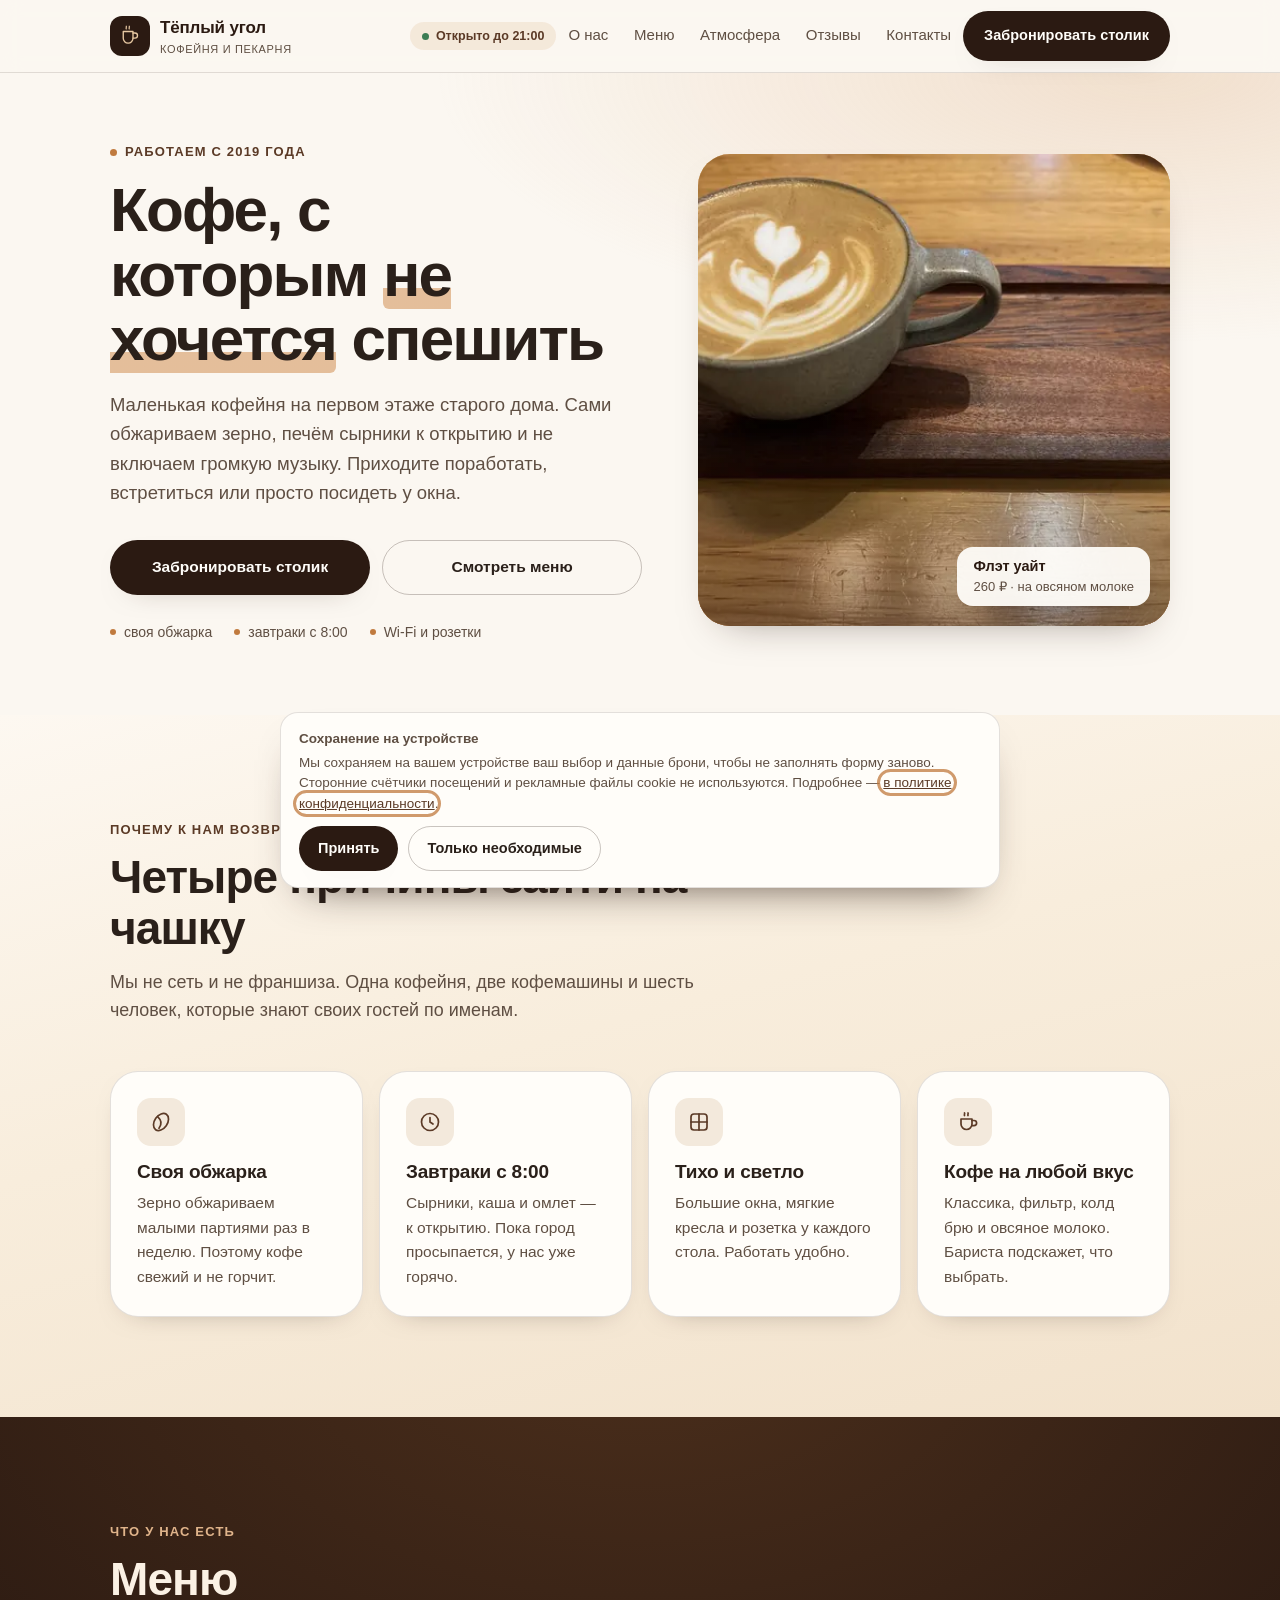
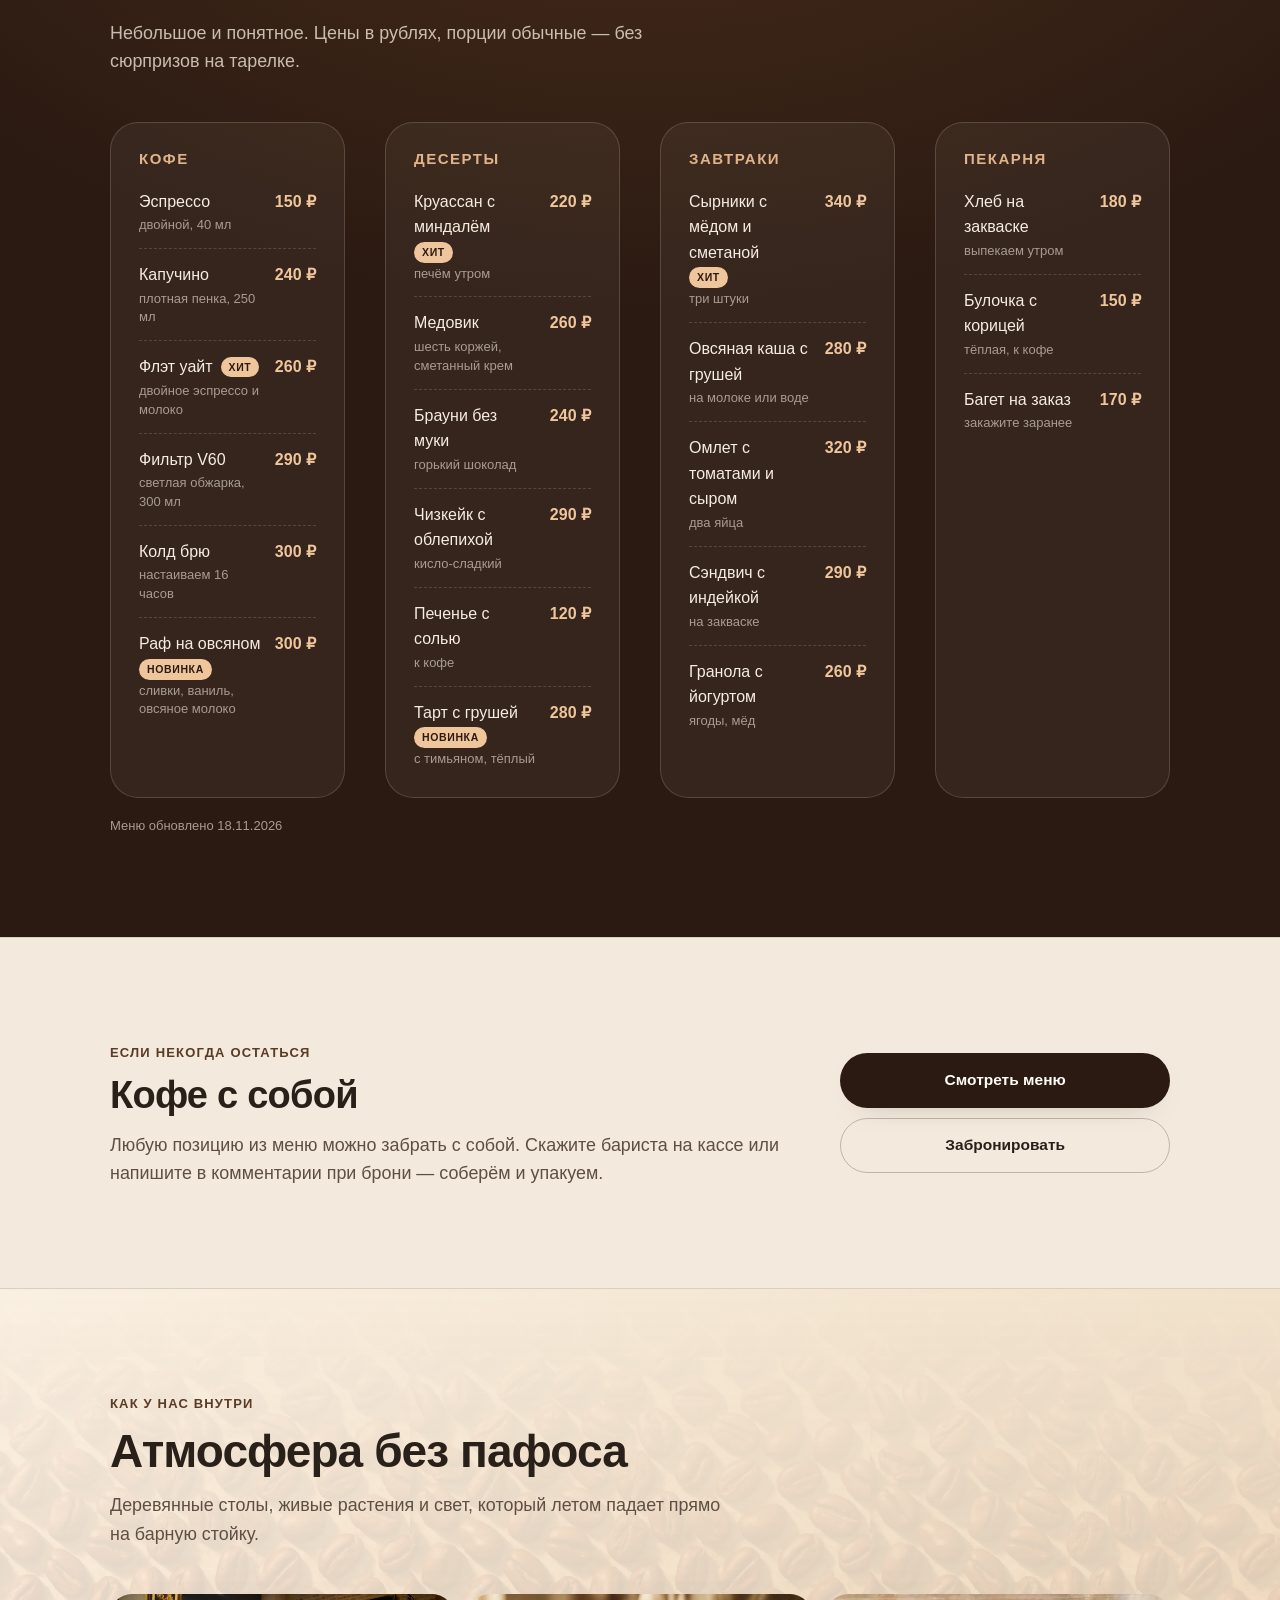
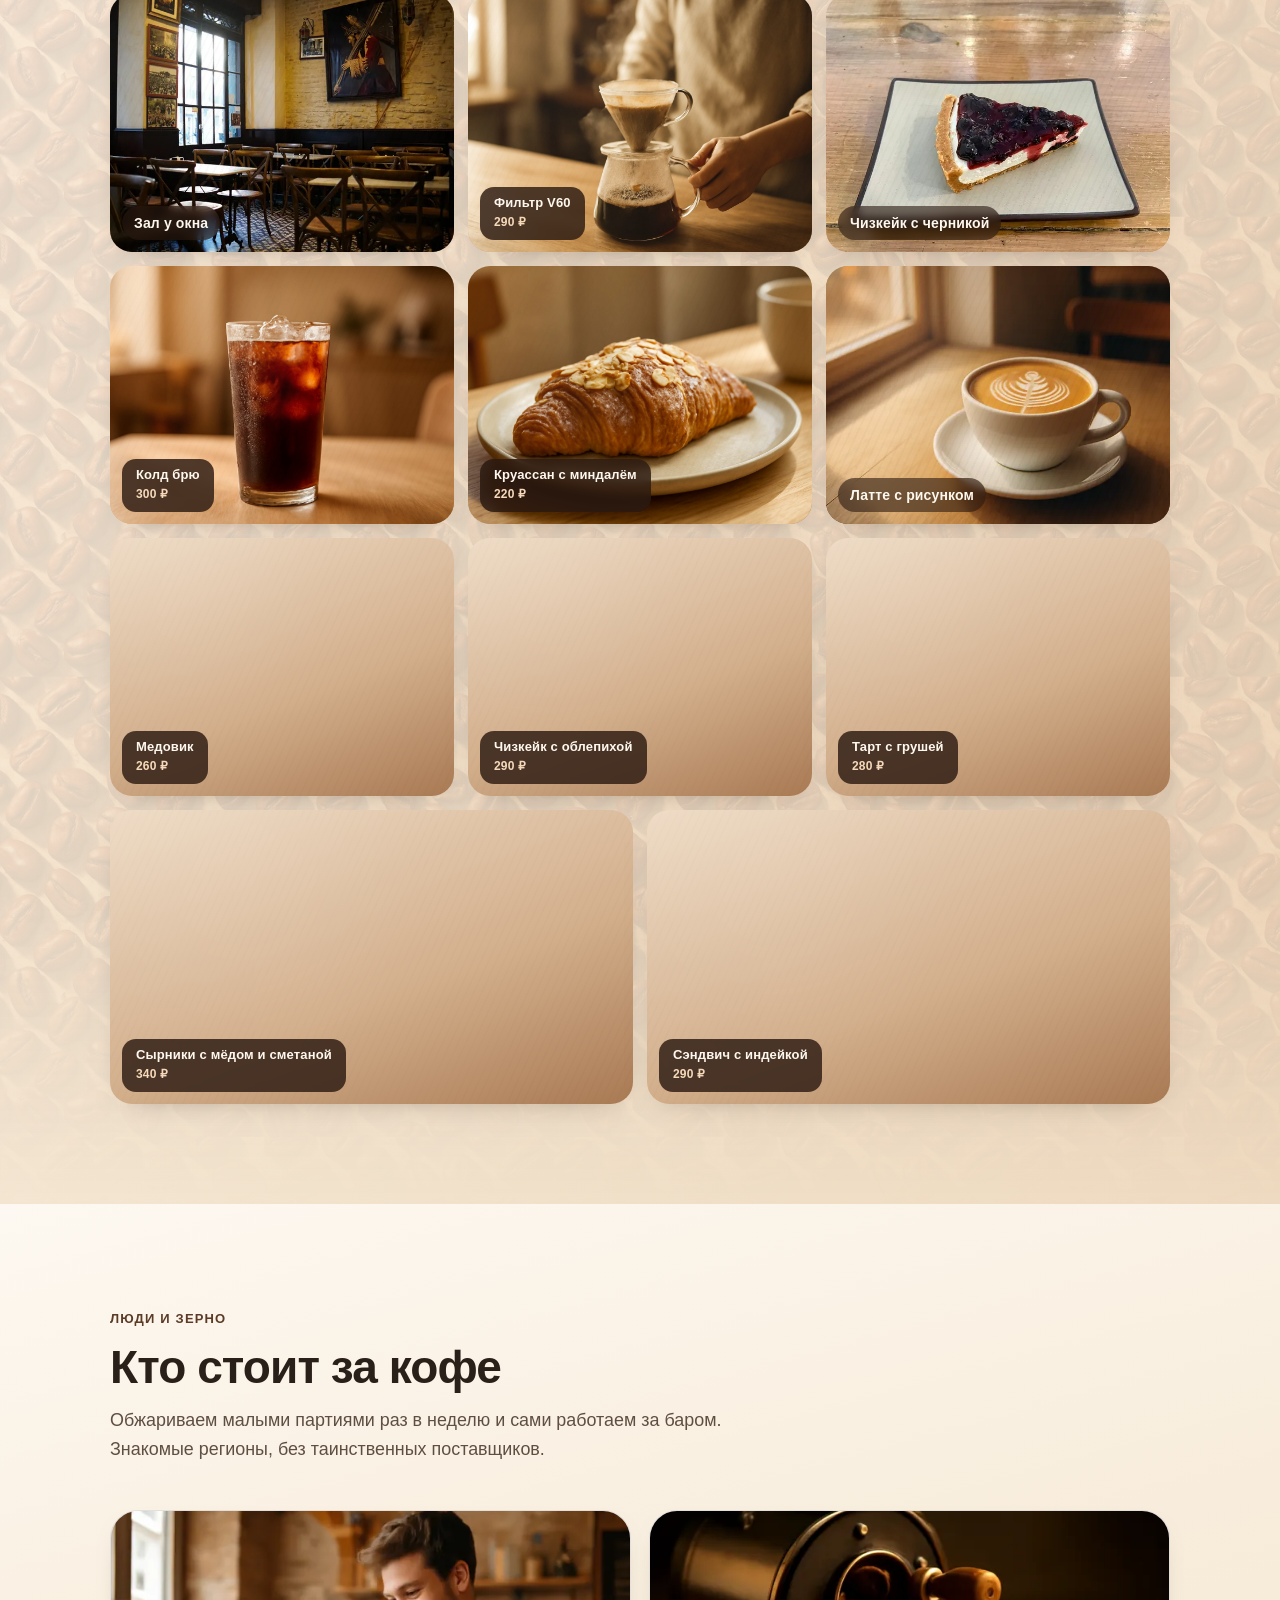
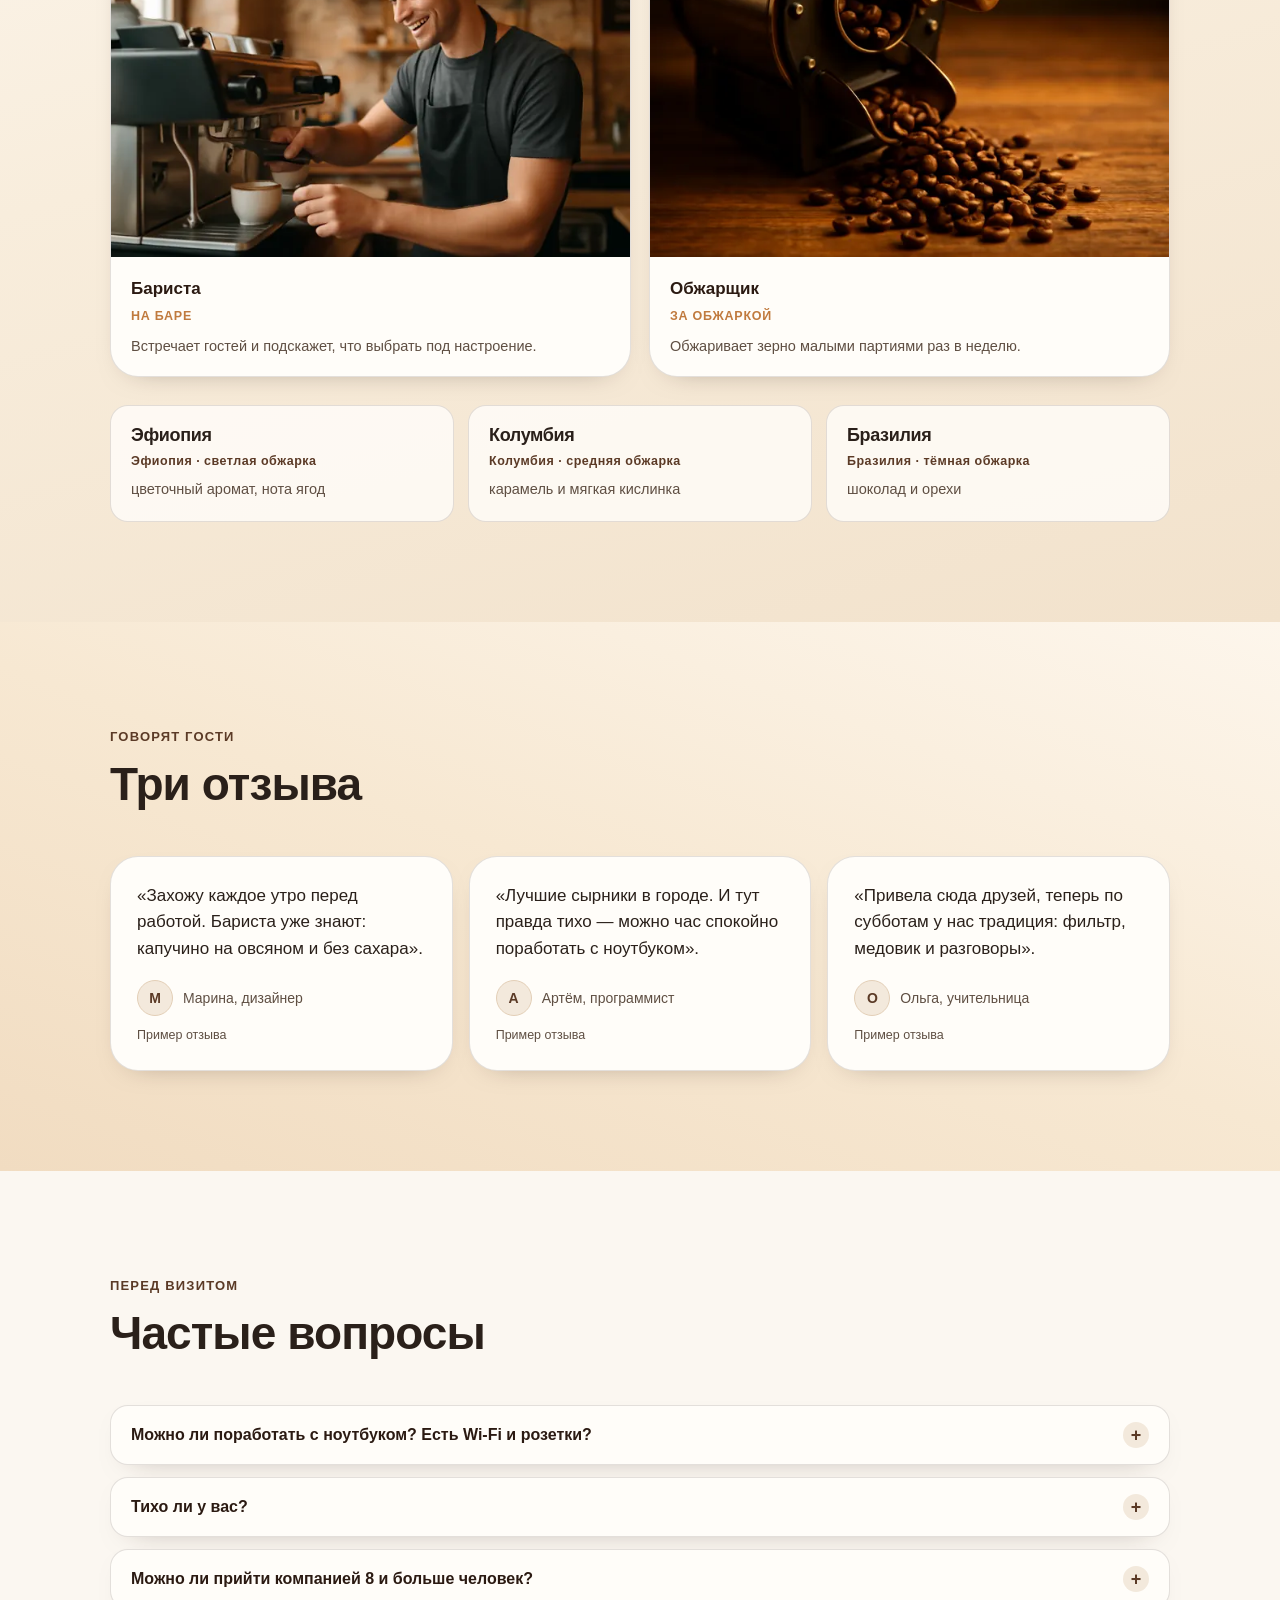
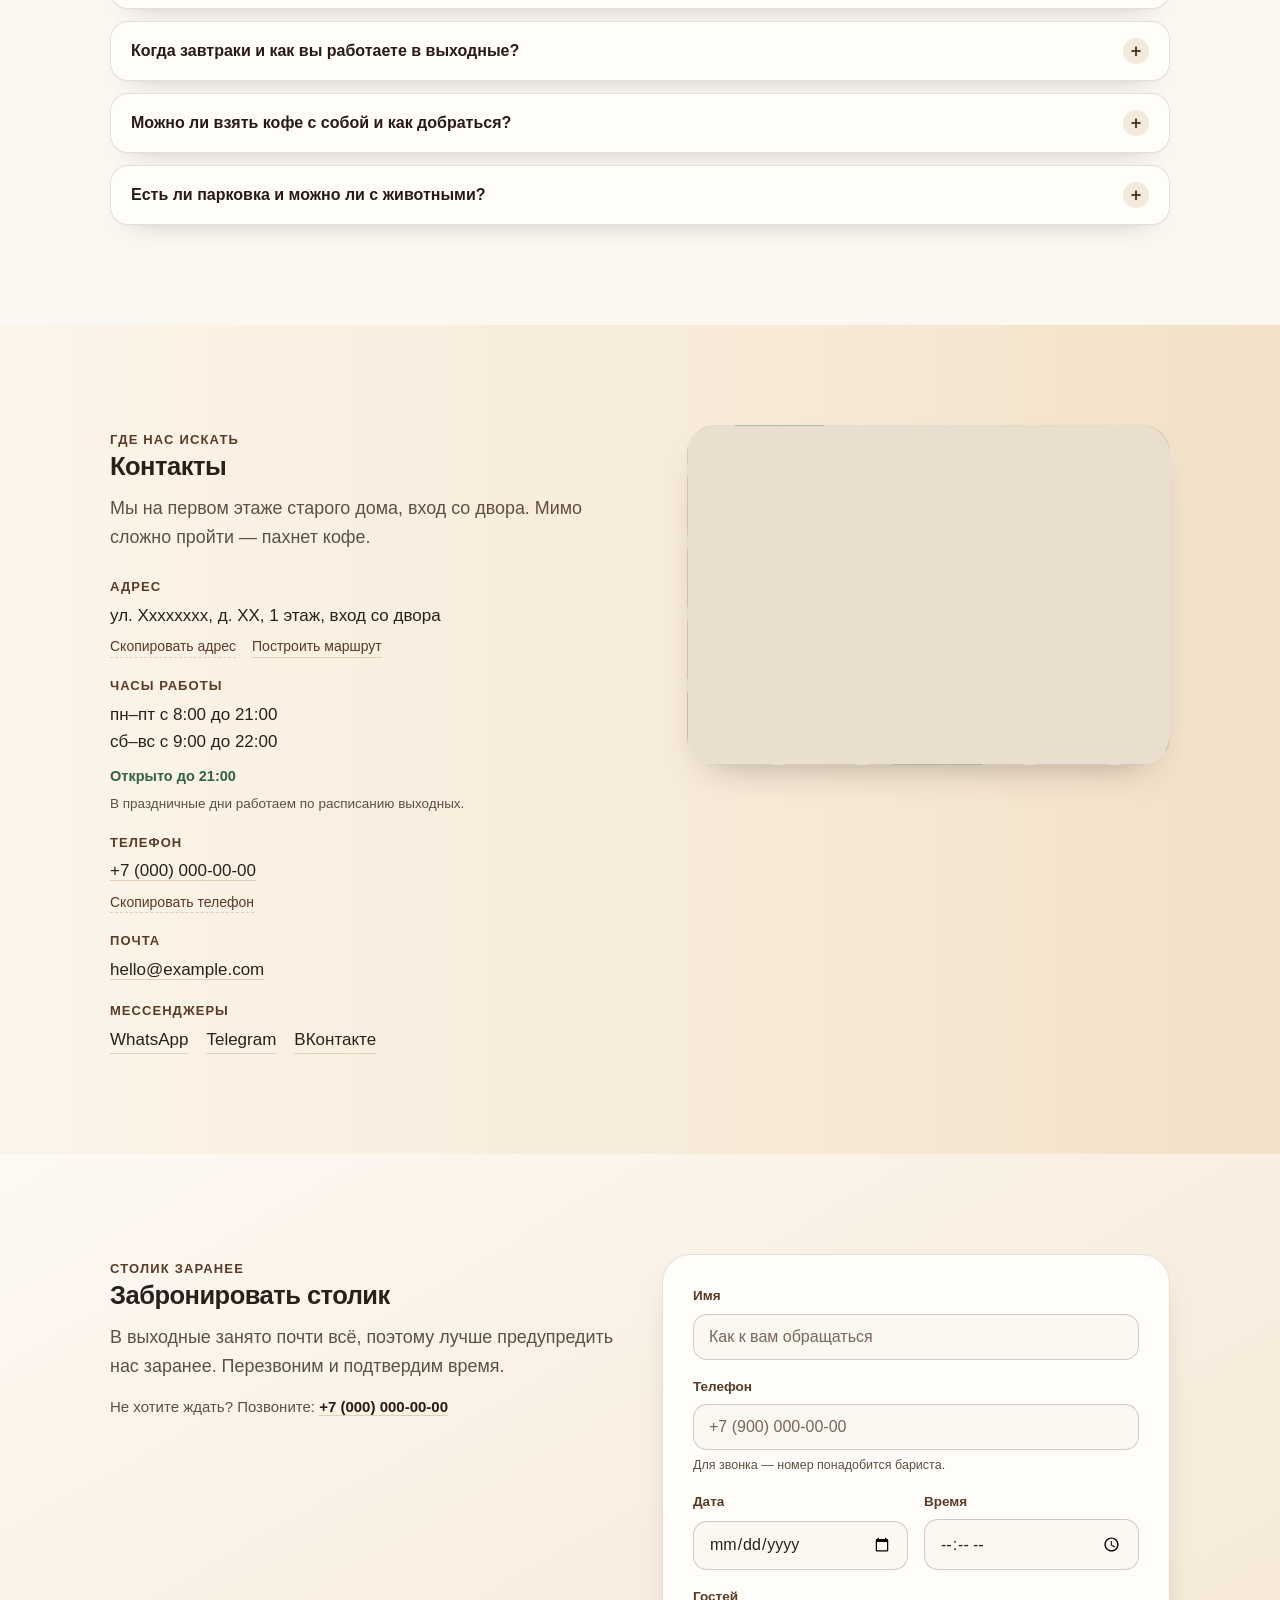
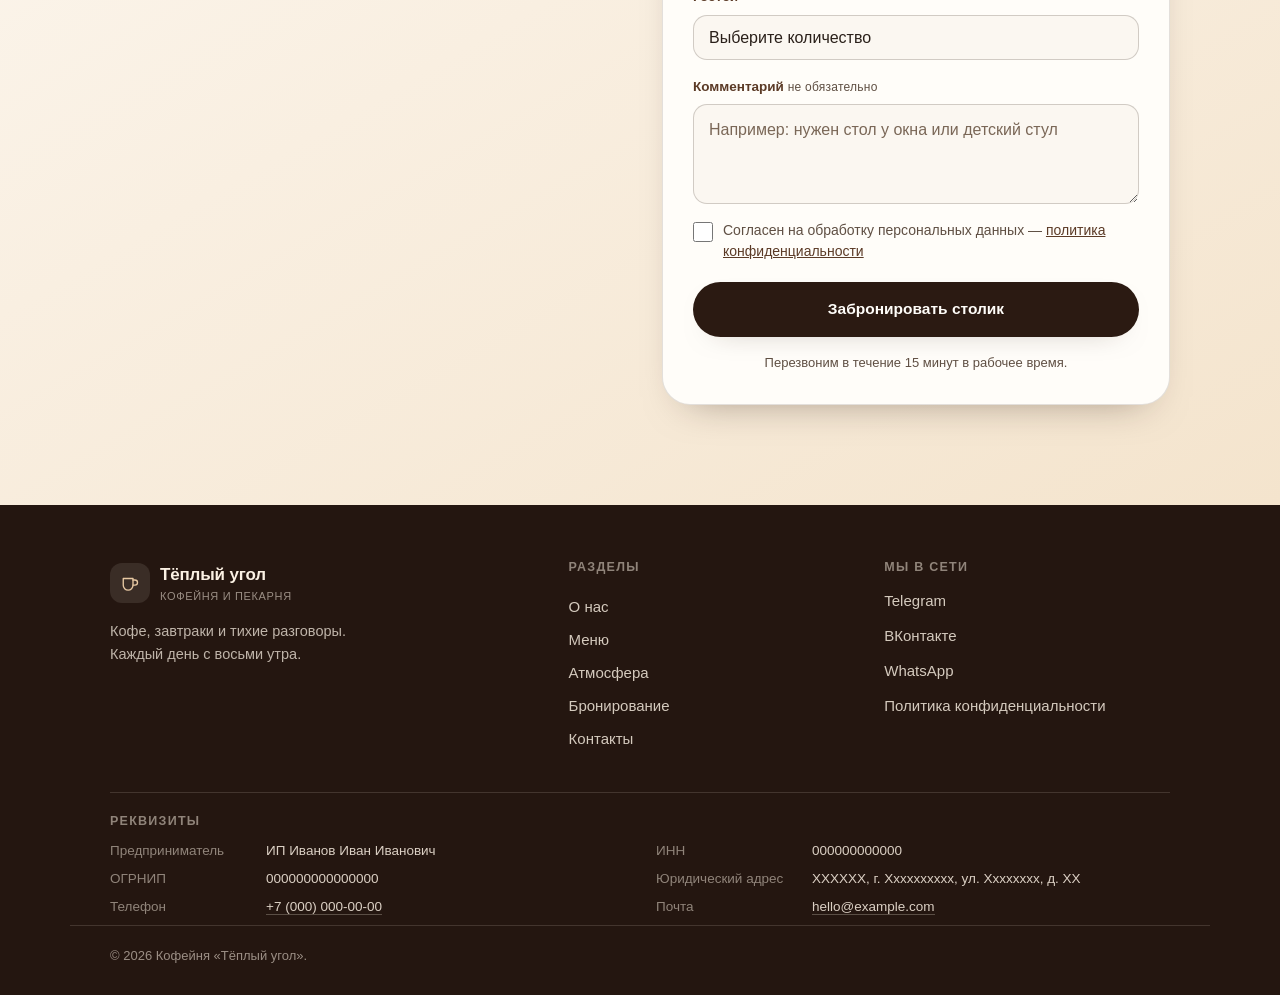
<file: index.html>
<!DOCTYPE html>
<html lang="ru">
<head>
  <meta charset="utf-8">
  <meta name="viewport" content="width=device-width, initial-scale=1">
  <title>«Тёплый угол» — кофейня в центре: кофе, завтраки, бронь столика</title>
  <meta name="description" content="Кофейня «Тёплый угол»: своя обжарка, завтраки с 8:00, тихий зал и розетки. Меню с ценами, бронирование столика на сайте.">
  <meta name="theme-color" content="#fbf7f1">
  <link rel="icon" href="data:image/svg+xml,%3Csvg xmlns='http://www.w3.org/2000/svg' viewBox='0 0 32 32'%3E%3Crect width='32' height='32' rx='9' fill='%232b1a12'/%3E%3Cpath d='M9 11h12v8a6 6 0 0 1-12 0z' fill='%23e8c9a3'/%3E%3Cpath d='M21 13h2.5a3.5 3.5 0 0 1 0 7H21' fill='none' stroke='%23e8c9a3' stroke-width='2'/%3E%3C/svg%3E">
  <link rel="preload" as="image" href="assets/img/hero.jpg">

  <!-- Карточка для соцсетей -->
  <meta property="og:type" content="website">
  <meta property="og:locale" content="ru_RU">
  <meta property="og:site_name" content="Кофейня «Тёплый угол»">
  <meta property="og:title" content="«Тёплый угол» — кофейня, где не надо спешить">
  <meta property="og:description" content="Своя обжарка, завтраки с 8:00 и тихий зал с розетками. Забронируйте столик заранее.">
  <meta property="og:image" content="assets/img/og.jpg">
  <meta property="og:image:width" content="1200">
  <meta property="og:image:height" content="630">
  <meta property="og:image:alt" content="Чашка кофе на столе у окна кофейни «Тёплый угол»">
  <meta name="twitter:card" content="summary_large_image">
  <meta name="twitter:title" content="«Тёплый угол» — кофейня, где не надо спешить">
  <meta name="twitter:description" content="Своя обжарка, завтраки с 8:00 и тихий зал с розетками. Забронируйте столик заранее.">
  <meta name="twitter:image" content="assets/img/og.jpg">

  <link rel="stylesheet" href="style.css">

  <!-- Разметка для поисковиков. Значения обновляются скриптом из js/config.js -->
  <script type="application/ld+json" id="cafe-jsonld">
  {
    "@context": "https://schema.org",
    "@type": "CafeOrCoffeeShop",
    "name": "Кофейня «Тёплый угол»",
    "telephone": "+70000000000",
    "email": "hello@example.com",
    "priceRange": "150–600 ₽",
    "url": "https://example.com/",
    "image": [
      "https://example.com/assets/img/hero.jpg",
      "https://example.com/assets/img/og.jpg"
    ],
    "menu": "https://example.com/#menu",
    "hasMenu": { "@type": "Menu", "url": "https://example.com/#menu" },
    "servesCuisine": "Кофейня, завтраки, выпечка",
    "sameAs": [
      "https://wa.me/70000000000",
      "https://t.me/teply_ugol_demo",
      "https://vk.com/teply_ugol_demo"
    ],
    "address": {
      "@type": "PostalAddress",
      "postalCode": "XXXXXX",
      "streetAddress": "ул. Хххххххх, д. ХХ",
      "addressLocality": "Москва",
      "addressCountry": "RU"
    },
    "geo": { "@type": "GeoCoordinates", "latitude": 55.7602, "longitude": 37.6187 },
    "openingHoursSpecification": [
      {
        "@type": "OpeningHoursSpecification",
        "dayOfWeek": ["Monday", "Tuesday", "Wednesday", "Thursday", "Friday"],
        "opens": "08:00",
        "closes": "21:00"
      },
      {
        "@type": "OpeningHoursSpecification",
        "dayOfWeek": ["Saturday", "Sunday"],
        "opens": "09:00",
        "closes": "22:00"
      }
    ],
    "acceptsReservations": "True"
  }
  </script>
</head>
<body>

  <!-- Ссылка для клавиатуры: сразу уходит к содержимому -->
  <a class="skip-link" href="#top">Перейти к содержимому</a>

  <!-- Тонкая полоса о том, что это макет.
       Выключается флажком marks.demoBanner в js/config.js -->
  <div class="demo-bar" data-mark="demoBanner">
    <div class="wrap">
      <span>Демонстрационный макет. Заявки сохраняются только на этом устройстве.</span>
    </div>
  </div>

  <!-- Меню-бургер без скриптов: скрытый флажок + подпись -->
  <input class="nav-toggle" type="checkbox" id="nav-toggle" aria-label="Открыть меню навигации">

  <!-- ======================= ШАПКА ======================= -->
  <header class="site-header">
    <div class="wrap header-inner">
      <a class="logo" href="#top" aria-label="«Тёплый угол», на главную">
        <span class="logo-mark" aria-hidden="true">
          <svg viewBox="0 0 32 32" width="24" height="24">
            <path d="M7 10h13v9a6 6 0 0 1-13 0z" fill="none" stroke="currentColor" stroke-width="1.8" stroke-linejoin="round"/>
            <path d="M20 12h2.6a3.4 3.4 0 0 1 0 6.8H20" fill="none" stroke="currentColor" stroke-width="1.8" stroke-linecap="round"/>
            <path d="M11 6.5c-.8-1.4.8-2.2 0-3.5M15 6.5c-.8-1.4.8-2.2 0-3.5" fill="none" stroke="currentColor" stroke-width="1.6" stroke-linecap="round"/>
          </svg>
        </span>
        <span class="logo-text">
          <span class="logo-name" data-site="name">Тёплый угол</span>
          <span class="logo-sub" data-site="bakeryLabel">кофейня и пекарня</span>
        </span>
      </a>

      <span class="header-status" data-open-status aria-live="polite"></span>

      <label class="burger" for="nav-toggle" aria-hidden="true">
        <span></span>
      </label>

      <nav class="nav" aria-label="Основная навигация">
        <a href="#about">О нас</a>
        <a href="#menu">Меню</a>
        <a href="#gallery">Атмосфера</a>
        <a href="#reviews" data-site="reviewsNav">Отзывы</a>
        <a href="#contacts">Контакты</a>
        <a class="btn btn-primary nav-cta" href="#booking">Забронировать столик</a>
      </nav>

      <a class="btn btn-primary header-cta" href="#booking">Забронировать столик</a>
    </div>
  </header>

  <main id="top">

    <!-- ======================= ПЕРВЫЙ ЭКРАН ======================= -->
    <section class="hero" aria-labelledby="hero-title">
      <div class="wrap hero-grid">
        <div class="hero-text">
          <p class="eyebrow"><span class="dot" aria-hidden="true"></span>Работаем с 2019 года</p>
          <h1 id="hero-title">Кофе, с которым <span class="hl">не хочется</span> спешить</h1>
          <p class="hero-lead">
            Маленькая кофейня на первом этаже старого дома. Сами обжариваем зерно, печём сырники
            к открытию и не включаем громкую музыку. Приходите поработать, встретиться или
            просто посидеть у окна.
          </p>
          <div class="hero-actions">
            <a class="btn btn-primary" href="#booking">Забронировать столик</a>
            <a class="btn btn-ghost" href="#menu">Смотреть меню</a>
          </div>
          <ul class="hero-facts">
            <li>своя обжарка</li>
            <li>завтраки с 8:00</li>
            <li>Wi-Fi и розетки</li>
          </ul>
        </div>

        <!-- Фото первого экрана и бейдж с ценой.
             Когда владелец впишет путь к видео в настройках (heroVideo),
             скрипт заменит фото на короткий ролик — разметку менять не нужно.
             Если фото нет, остаётся градиентная панель. -->
        <div class="hero-visual">
          <div class="hero-photo">
            <picture>
              <source type="image/webp"
                      srcset="assets/img/hero-640.webp 640w, assets/img/hero-1280.webp 1280w"
                      sizes="(max-width: 860px) 100vw, 45vw">
              <img src="assets/img/hero.jpg" srcset="assets/img/hero.jpg 1600w"
                   alt="Латте с рисунком сердца на пенке на деревянном столе"
                   width="1600" height="1100" loading="eager" decoding="async"
                   onerror="this.hidden = true">
            </picture>
          </div>

          <p class="visual-badge">
            <strong>Флэт уайт</strong>
            <span>260&nbsp;₽ · на овсяном молоке</span>
          </p>
        </div>
      </div>
    </section>

    <!-- ======================= О КОФЕЙНЕ ======================= -->
    <section class="section section--about" id="about" aria-labelledby="about-title">
      <div class="wrap">
        <div class="section-head">
          <p class="eyebrow">Почему к нам возвращаются</p>
          <h2 id="about-title">Четыре причины зайти на чашку</h2>
          <p class="section-lead">
            Мы не сеть и не франшиза. Одна кофейня, две кофемашины и шесть человек,
            которые знают своих гостей по именам.
          </p>
        </div>

        <ul class="features">
          <li class="feature">
            <span class="feature-icon" aria-hidden="true">
              <svg viewBox="0 0 24 24" fill="none" stroke="currentColor" stroke-width="1.7" stroke-linecap="round">
                <ellipse cx="12" cy="12" rx="6.4" ry="9.4" transform="rotate(35 12 12)"/>
                <path d="M8.6 6.6c4 3.6 4.4 7.6 1.4 11.6"/>
              </svg>
            </span>
            <h3>Своя обжарка</h3>
            <p>Зерно обжариваем малыми партиями раз в неделю. Поэтому кофе свежий и не горчит.</p>
          </li>

          <li class="feature">
            <span class="feature-icon" aria-hidden="true">
              <svg viewBox="0 0 24 24" fill="none" stroke="currentColor" stroke-width="1.7" stroke-linecap="round">
                <circle cx="12" cy="12" r="8.5"/>
                <path d="M12 7.5V12l3 2"/>
              </svg>
            </span>
            <h3>Завтраки с 8:00</h3>
            <p>Сырники, каша и омлет — к открытию. Пока город просыпается, у нас уже горячо.</p>
          </li>

          <li class="feature">
            <span class="feature-icon" aria-hidden="true">
              <svg viewBox="0 0 24 24" fill="none" stroke="currentColor" stroke-width="1.7" stroke-linecap="round">
                <rect x="4" y="4" width="16" height="16" rx="3"/>
                <path d="M12 4v16M4 12h16"/>
              </svg>
            </span>
            <h3>Тихо и светло</h3>
            <p>Большие окна, мягкие кресла и розетка у каждого стола. Работать удобно.</p>
          </li>

          <li class="feature">
            <span class="feature-icon" aria-hidden="true">
              <svg viewBox="0 0 24 24" fill="none" stroke="currentColor" stroke-width="1.7" stroke-linecap="round" stroke-linejoin="round">
                <path d="M5 9h11v5a5.5 5.5 0 0 1-11 0z"/>
                <path d="M16 10.5h2a2.6 2.6 0 0 1 0 5.2h-2"/>
                <path d="M8.5 5.5c-.6-1 .6-1.6 0-2.5M12 5.5c-.6-1 .6-1.6 0-2.5"/>
              </svg>
            </span>
            <h3>Кофе на любой вкус</h3>
            <p>Классика, фильтр, колд брю и овсяное молоко. Бариста подскажет, что выбрать.</p>
          </li>
        </ul>
      </div>
    </section>

    <!-- ======================= МЕНЮ ======================= -->
    <section class="section section--dark" id="menu" aria-labelledby="menu-title">
      <div class="wrap">
        <div class="section-head">
          <p class="eyebrow eyebrow--light">Что у нас есть</p>
          <h2 id="menu-title">Меню</h2>
          <p class="section-lead">
            Небольшое и понятное. Цены в рублях, порции обычные — без сюрпризов на тарелке.
          </p>
        </div>

        <!-- Меню собирается скриптом из data/menu.js -->
        <div class="menu-columns" id="menu-columns"></div>

        <!-- Если скрипты выключены — короткий список -->
        <noscript>
          <div class="menu-columns">
            <section class="menu-col">
              <h3>Кофе</h3>
              <ul class="dishes">
                <li><span class="dish-name">Эспрессо</span><span class="dish-price">150&nbsp;₽</span></li>
                <li><span class="dish-name">Капучино</span><span class="dish-price">240&nbsp;₽</span></li>
                <li><span class="dish-name">Флэт уайт</span><span class="dish-price">260&nbsp;₽</span></li>
                <li><span class="dish-name">Фильтр V60</span><span class="dish-price">290&nbsp;₽</span></li>
              </ul>
            </section>
            <section class="menu-col">
              <h3>Десерты</h3>
              <ul class="dishes">
                <li><span class="dish-name">Круассан с миндалём</span><span class="dish-price">220&nbsp;₽</span></li>
                <li><span class="dish-name">Медовик</span><span class="dish-price">260&nbsp;₽</span></li>
                <li><span class="dish-name">Брауни без муки</span><span class="dish-price">240&nbsp;₽</span></li>
              </ul>
            </section>
            <section class="menu-col">
              <h3>Завтраки</h3>
              <ul class="dishes">
                <li><span class="dish-name">Сырники с мёдом и сметаной</span><span class="dish-price">340&nbsp;₽</span></li>
                <li><span class="dish-name">Овсяная каша с грушей</span><span class="dish-price">280&nbsp;₽</span></li>
                <li><span class="dish-name">Омлет с томатами и сыром</span><span class="dish-price">320&nbsp;₽</span></li>
              </ul>
            </section>
          </div>
          <p class="menu-note">Показан короткий список. Полное меню — в файле data/menu.js или по телефону.</p>
        </noscript>

        <p class="menu-updated" id="menu-updated">Меню обновлено 18.11.2026</p>
      </div>
    </section>

    <!-- ======================= КОФЕ С СОБОЙ ======================= -->
    <section class="section section--takeaway" id="takeaway" aria-labelledby="takeaway-title">
      <div class="wrap takeaway-inner">
        <div>
          <p class="eyebrow">Если некогда остаться</p>
          <h2 id="takeaway-title">Кофе с собой</h2>
          <p class="section-lead">
            Любую позицию из меню можно забрать с собой. Скажите бариста на кассе
            или напишите в комментарии при брони — соберём и упакуем.
          </p>
        </div>
        <div class="takeaway-actions">
          <a class="btn btn-primary" href="#menu">Смотреть меню</a>
          <a class="btn btn-ghost" href="#booking">Забронировать</a>
        </div>
      </div>
    </section>

    <!-- ======================= АТМОСФЕРА ======================= -->
    <section class="section section--beans" id="gallery" aria-labelledby="gallery-title">
      <div class="wrap">
        <div class="section-head">
          <p class="eyebrow">Как у нас внутри</p>
          <h2 id="gallery-title">Атмосфера без пафоса</h2>
          <p class="section-lead">
            Деревянные столы, живые растения и свет, который летом падает прямо на барную стойку.
          </p>
        </div>

        <ul class="gallery" aria-label="Фотографии кофейни и плитки с описанием обстановки">
          <!-- Три плитки с фото. Если файла нет — остаётся градиент. -->
          <li class="tile tile--photo tile-1">
            <span class="tile-media">
              <picture>
                <source type="image/webp"
                        srcset="assets/img/interior-1-640.webp 640w, assets/img/interior-1-1200.webp 1200w"
                        sizes="(max-width: 899px) 50vw, 33vw">
                <img src="assets/img/interior-1.jpg" srcset="assets/img/interior-1.jpg 1200w"
                     alt="Зал кофейни: деревянные столы, мягкий свет и большие окна"
                     width="1200" height="900" loading="lazy" decoding="async"
                     onerror="this.hidden = true">
              </picture>
            </span>
            <span class="tile-caption">Зал у окна</span>
          </li>

          <!-- Свободное место под фото блюда. Если фото нет — остаётся градиент. -->
          <li class="tile tile-2" data-dish-slot="1">
            <span class="tile-caption">Свежая обжарка</span>
          </li>

          <li class="tile tile--photo tile-3">
            <span class="tile-media">
              <picture>
                <source type="image/webp"
                        srcset="assets/img/dessert-1-640.webp 640w, assets/img/dessert-1-1200.webp 1200w"
                        sizes="(max-width: 899px) 50vw, 33vw">
                <img src="assets/img/dessert-1.jpg" srcset="assets/img/dessert-1.jpg 1200w"
                     alt="Чизкейк с черничным соусом на керамической тарелке"
                     width="1200" height="900" loading="lazy" decoding="async"
                     onerror="this.hidden = true">
              </picture>
            </span>
            <span class="tile-caption">Чизкейк с черникой</span>
          </li>

          <li class="tile tile-4" data-dish-slot="2">
            <span class="tile-caption">Сырники и мёд</span>
          </li>

          <li class="tile tile-5" data-dish-slot="3">
            <span class="tile-caption">Вечерний свет</span>
          </li>

          <li class="tile tile--photo tile-6">
            <span class="tile-media">
              <picture>
                <source type="image/webp"
                        srcset="assets/img/latte-gallery-640.webp 640w, assets/img/latte-gallery-1200.webp 1200w"
                        sizes="(max-width: 899px) 50vw, 33vw">
                <img src="assets/img/latte-gallery.jpg" srcset="assets/img/latte-gallery.jpg 1536w"
                     alt="Латте с рисунком на пенке на деревянном столе у окна"
                     width="1536" height="1024" loading="lazy" decoding="async"
                     onerror="this.hidden = true">
              </picture>
            </span>
            <span class="tile-caption">Латте с рисунком</span>
          </li>
        </ul>
      </div>
    </section>

    <!-- ======================= КОМАНДА И ЗЁРНА ======================= -->
    <section class="section section--about" id="team" aria-labelledby="team-title">
      <div class="wrap">
        <div class="section-head">
          <p class="eyebrow">Люди и зерно</p>
          <h2 id="team-title">Кто стоит за кофе</h2>
          <p class="section-lead">
            Обжариваем малыми партиями раз в неделю и сами работаем за баром.
            Знакомые регионы, без таинственных поставщиков.
          </p>
        </div>

        <!-- Статика для file:// без скриптов. Скрипт заменяет списки из data/about.js. -->
        <div class="team-grid" id="team-list">
          <figure class="team-card">
            <picture>
              <source type="image/webp"
                      srcset="assets/img/team/barista-640.webp 640w, assets/img/team/barista-1000.webp 1000w"
                      sizes="(max-width: 860px) 100vw, 50vw">
              <img src="assets/img/team/barista.jpg" srcset="assets/img/team/barista.jpg 1536w"
                   alt="Бариста за барной стойкой" width="1536" height="1024"
                   loading="lazy" decoding="async" onerror="this.hidden = true">
            </picture>
            <figcaption>
              <strong>Бариста</strong>
              <span>на баре</span>
              <p>Встречает гостей и подскажет, что выбрать под настроение.</p>
            </figcaption>
          </figure>

          <figure class="team-card">
            <picture>
              <source type="image/webp"
                      srcset="assets/img/team/roasting-640.webp 640w, assets/img/team/roasting-1000.webp 1000w"
                      sizes="(max-width: 860px) 100vw, 50vw">
              <img src="assets/img/team/roasting.jpg" srcset="assets/img/team/roasting.jpg 1536w"
                   alt="Обжарка кофейных зёрен" width="1536" height="1024"
                   loading="lazy" decoding="async" onerror="this.hidden = true">
            </picture>
            <figcaption>
              <strong>Обжарщик</strong>
              <span>за обжаркой</span>
              <p>Обжаривает зерно малыми партиями раз в неделю.</p>
            </figcaption>
          </figure>
        </div>

        <div class="beans-grid" id="beans-list">
          <article class="bean-card">
            <h3>Эфиопия</h3>
            <p class="bean-meta">светлая обжарка</p>
            <p>цветочный аромат, нота ягод</p>
          </article>
          <article class="bean-card">
            <h3>Колумбия</h3>
            <p class="bean-meta">средняя обжарка</p>
            <p>карамель и мягкая кислинка</p>
          </article>
          <article class="bean-card">
            <h3>Бразилия</h3>
            <p class="bean-meta">тёмная обжарка</p>
            <p>шоколад и орехи</p>
          </article>
        </div>
      </div>
    </section>

    <!-- ======================= ОТЗЫВЫ ======================= -->
    <section class="section section--reviews" id="reviews" aria-labelledby="reviews-title">
      <div class="wrap">
        <div class="section-head">
          <p class="eyebrow">Говорят гости</p>
          <h2 id="reviews-title">Три отзыва</h2>
        </div>

        <ul class="reviews" id="reviews-list">
          <li class="review">
            <blockquote>
              <p>«Захожу каждое утро перед работой. Бариста уже знают: капучино на овсяном и без сахара».</p>
            </blockquote>
            <p class="review-author"><span class="avatar" aria-hidden="true">М</span>Марина, дизайнер</p>
          </li>
          <li class="review">
            <blockquote>
              <p>«Лучшие сырники в городе. И тут правда тихо — можно час спокойно поработать с ноутбуком».</p>
            </blockquote>
            <p class="review-author"><span class="avatar" aria-hidden="true">А</span>Артём, программист</p>
          </li>
          <li class="review">
            <blockquote>
              <p>«Привела сюда друзей, теперь по субботам у нас традиция: фильтр, медовик и разговоры».</p>
            </blockquote>
            <p class="review-author"><span class="avatar" aria-hidden="true">О</span>Ольга, учительница</p>
          </li>
        </ul>
      </div>
    </section>

    <!-- ======================= ЧАСТЫЕ ВОПРОСЫ ======================= -->
    <section class="section section--faq" id="faq" aria-labelledby="faq-title">
      <div class="wrap">
        <div class="section-head">
          <p class="eyebrow">Перед визитом</p>
          <h2 id="faq-title">Частые вопросы</h2>
        </div>

        <div class="faq-list">
          <details>
            <summary>Можно ли поработать с ноутбуком? Есть Wi-Fi и розетки?</summary>
            <p>Да. У каждого стола есть розетка, работает Wi-Fi, громкую музыку не включаем.</p>
          </details>
          <details>
            <summary>Тихо ли у вас?</summary>
            <p>Да. Мягкие кресла, большие окна и тихий зал — поработать или поговорить можно спокойно.</p>
          </details>
          <details>
            <summary>Можно ли прийти компанией 8 и больше человек?</summary>
            <p>В форме бронирования есть выбор «8 и больше». Отметьте его — перезвоним и подтвердим время.</p>
          </details>
          <details>
            <summary>Когда завтраки и как вы работаете в выходные?</summary>
            <p>Завтраки начинаем с 8:00. По будням открыты с 8:00 до 21:00, в субботу и воскресенье — с 9:00 до 22:00.</p>
          </details>
          <details>
            <summary>Можно ли взять кофе с собой и как добраться?</summary>
            <p>Любую позицию из меню можно забрать с собой — скажите бариста на кассе или напишите в комментарии при брони.</p>
            <p>Мы здесь: <span data-site="addressShort">ул. Хххххххх, д. ХХ</span>,
              <a data-site-link="route" data-goal="route"
                 href="https://yandex.ru/maps/?rtext=~55.7602%2C37.6187&amp;rtt=auto">построить маршрут</a>.</p>
          </details>
          <details>
            <summary>Есть ли парковка и можно ли с животными?</summary>
            <p>Уточните по телефону: <a data-site="phone" data-site-link="phone" href="tel:+70000000000">+7 (000) 000-00-00</a>.</p>
          </details>
        </div>
      </div>
    </section>

    <!-- ======================= КОНТАКТЫ ======================= -->
    <section class="section section--contacts" id="contacts" aria-labelledby="contacts-title">
      <div class="wrap contacts-grid">
        <div>
          <p class="eyebrow">Где нас искать</p>
          <h2 id="contacts-title">Контакты</h2>
          <p class="section-lead">Мы на первом этаже старого дома, вход со двора. Мимо сложно пройти — пахнет кофе.</p>

          <dl class="contact-list">
            <div>
              <dt>Адрес</dt>
              <dd>
                <span data-site="address">ул. Хххххххх, д. ХХ, 1 этаж, вход со двора</span>
                <span class="contact-actions">
                  <button class="link-btn" type="button" data-copy="address">Скопировать адрес</button>
                  <a class="link-btn" data-site-link="route" data-goal="route"
                     href="https://yandex.ru/maps/?rtext=~55.7602%2C37.6187&amp;rtt=auto"
                     aria-label="Построить маршрут до кофейни на Яндекс Картах">Построить маршрут</a>
                </span>
              </dd>
            </div>
            <div>
              <dt>Часы работы</dt>
              <dd data-site="hours" data-site-lines>пн–пт с 8:00 до 21:00<br>сб–вс с 9:00 до 22:00</dd>
              <dd class="open-status" data-open-status aria-live="polite">Открыто до 21:00</dd>
              <dd class="holiday-note" data-site="holidayNote">В праздничные дни работаем по расписанию выходных.</dd>
            </div>
            <div>
              <dt>Телефон</dt>
              <dd>
                <a data-site="phone" data-site-link="phone" href="tel:+70000000000"
                   aria-label="Позвонить в кофейню">+7 (000) 000-00-00</a>
                <span class="contact-actions">
                  <button class="link-btn" type="button" data-copy="phone">Скопировать телефон</button>
                </span>
              </dd>
            </div>
            <div>
              <dt>Почта</dt>
              <dd>
                <a data-site="email" data-site-link="email" href="mailto:hello@example.com"
                   aria-label="Написать письмо в кофейню">hello@example.com</a>
              </dd>
            </div>
            <div>
              <dt>Мессенджеры</dt>
              <dd class="contact-links">
                <a data-site-link="whatsapp" href="https://wa.me/70000000000" rel="noopener"
                   aria-label="Написать в WhatsApp">WhatsApp</a>
                <a data-site-link="telegram" href="https://t.me/teply_ugol_demo" rel="noopener"
                   aria-label="Написать в Telegram">Telegram</a>
                <a data-site-link="vk" href="https://vk.com/teply_ugol_demo" rel="noopener"
                   aria-label="Сообщество ВКонтакте">ВКонтакте</a>
              </dd>
            </div>
          </dl>
        </div>

        <!-- Карта — единственное обращение к другому сайту. Включается сразу,
             если браузер видит интернет; без интернета остаётся эта панель. -->
        <div class="map" id="map-box">
          <div class="map-placeholder">
            <span class="map-pin" aria-hidden="true">
              <svg viewBox="0 0 24 24" width="22" height="22" fill="none" stroke="currentColor" stroke-width="1.8" stroke-linejoin="round">
                <path d="M12 21s7-6.3 7-11.5A7 7 0 0 0 5 9.5C5 14.7 12 21 12 21z"/>
                <circle cx="12" cy="9.5" r="2.6"/>
              </svg>
            </span>
            <p class="map-address" data-site="addressShort">ул. Хххххххх, д. ХХ</p>
            <a class="btn btn-primary btn-sm" data-site-link="route" data-goal="route"
               href="https://yandex.ru/maps/?rtext=~55.7602%2C37.6187&amp;rtt=auto">Открыть в Яндекс Картах</a>
            <p class="map-hint">Карта появится сразу, если есть интернет. Это единственное внешнее обращение на странице — без интернета остаётся адрес и ссылка на маршрут.</p>
          </div>
          <p class="map-failed" hidden>
            Карта не загрузилась — возможно, нет интернета.
            <a class="link-btn" data-site-link="route" data-goal="route"
               href="https://yandex.ru/maps/?rtext=~55.7602%2C37.6187&amp;rtt=auto">Открыть в Яндекс Картах</a>
          </p>
        </div>
      </div>
    </section>

    <!-- ======================= БРОНИРОВАНИЕ ======================= -->
    <section class="section section--booking" id="booking" aria-labelledby="booking-title">
      <div class="wrap booking-grid">
        <div>
          <p class="eyebrow">Столик заранее</p>
          <h2 id="booking-title">Забронировать столик</h2>
          <p class="section-lead">
            В выходные занято почти всё, поэтому лучше предупредить нас заранее.
            Перезвоним и подтвердим время.
          </p>
          <p class="booking-note" data-mark="demoForm">
            Это демонстрационная форма. Заявка сохранится только в этом браузере —
            посмотреть её можно в журнале заявок. Владельцу она не уходит.
          </p>
          <p class="booking-phone">
            Не хотите ждать? Позвоните:
            <a data-site="phone" data-site-link="phone" href="tel:+70000000000">+7 (000) 000-00-00</a>
          </p>
        </div>

        <div class="booking-panel">
          <form class="form" id="booking-form" novalidate aria-labelledby="booking-title">

            <div class="field" data-field="name">
              <label for="booking-name">Имя</label>
              <input id="booking-name" name="name" type="text" placeholder="Как к вам обращаться"
                     autocomplete="name" maxlength="40" required>
              <p class="field-error" hidden></p>
            </div>

            <div class="field" data-field="phone">
              <label for="booking-phone">Телефон</label>
              <input id="booking-phone" name="phone" type="tel" placeholder="+7 (900) 000-00-00"
                     autocomplete="tel" inputmode="tel" maxlength="18" required
                     aria-describedby="phone-hint">
              <p class="field-hint" id="phone-hint">Для звонка — номер понадобится бариста.</p>
              <p class="field-error" hidden></p>
            </div>

            <div class="field-row">
              <div class="field" data-field="date">
                <label for="booking-date">Дата</label>
                <input id="booking-date" name="date" type="date" required>
                <p class="field-error" hidden></p>
              </div>
              <div class="field" data-field="time">
                <label for="booking-time">Время</label>
                <input id="booking-time" name="time" type="time" step="1800" required>
                <p class="field-error" hidden></p>
              </div>
            </div>

            <div class="field" data-field="guests">
              <label for="booking-guests">Гостей</label>
              <select id="booking-guests" name="guests" required>
                <option value="">Выберите количество</option>
                <option value="1">1 гость</option>
                <option value="2">2 гостя</option>
                <option value="3">3 гостя</option>
                <option value="4">4 гостя</option>
                <option value="5">5 гостей</option>
                <option value="6">6 гостей</option>
                <option value="7">7 гостей</option>
                <option value="8+">8 и больше</option>
              </select>
              <p class="field-error" hidden></p>
            </div>

            <div class="field" data-field="comment">
              <label for="booking-comment">Комментарий <span class="label-note">не обязательно</span></label>
              <textarea id="booking-comment" name="comment" rows="3" maxlength="300"
                        placeholder="Например: нужен стол у окна или детский стул"></textarea>
              <p class="field-error" hidden></p>
            </div>

            <div class="check-field" data-field="consent">
              <label class="check" for="booking-consent">
                <input type="checkbox" id="booking-consent" name="consent" required>
                <span>Согласен на обработку персональных данных —
                  <a href="politika.html" target="_blank" rel="noopener">политика конфиденциальности</a></span>
              </label>
              <p class="field-error" hidden></p>
            </div>

            <!-- Поле-ловушка для роботов: человек его не видит -->
            <div class="hp-field" aria-hidden="true">
              <label for="booking-company">Название компании</label>
              <input id="booking-company" name="company" type="text" tabindex="-1" autocomplete="off">
            </div>

            <button class="btn btn-primary btn-block" id="booking-submit" type="submit">Забронировать столик</button>
            <p class="form-hint">Перезвоним в течение 15 минут в рабочее время.</p>
            <p class="form-status" id="booking-status" role="status" aria-live="polite" hidden></p>
          </form>

          <!-- Экран успеха -->
          <div class="booking-success" id="booking-success" tabindex="-1" aria-live="polite" hidden>
            <p class="success-kicker">Готово</p>
            <h3 class="success-title">Заявка № <span id="success-id">б/н</span> принята</h3>
            <p class="success-lead">Перезвоним в течение 15 минут в рабочее время.
              Если планы изменятся — просто позвоните нам.</p>
            <p class="warning" id="success-warning" hidden></p>
            <dl class="success-summary" id="success-summary"></dl>

            <div class="demo-notice" id="booking-demo-notice" data-mark="demoNotice" hidden>
              <p class="demo-notice-title">Так выглядело бы уведомление</p>
              <p class="tg-preview" id="tg-preview"></p>
              <p class="demo-notice-note">Демонстрация: сообщение в Telegram никуда не отправляется.</p>
            </div>

            <div class="success-actions">
              <a class="btn btn-primary" data-site-link="phone" href="tel:+70000000000">Позвонить</a>
              <button class="btn btn-ghost" type="button" id="booking-again">Оставить ещё одну заявку</button>
              <a class="btn btn-ghost" id="success-journal" data-mark="demoJournal" href="zakazy.html">Журнал заявок (демо)</a>
            </div>
          </div>
        </div>
      </div>
    </section>
  </main>

  <!-- ======================= ПОДВАЛ ======================= -->
  <footer class="site-footer">
    <div class="wrap footer-grid">
      <div class="footer-about">
        <a class="logo logo--footer" href="#top" aria-label="«Тёплый угол», наверх">
          <span class="logo-mark" aria-hidden="true">
            <svg viewBox="0 0 32 32" width="24" height="24">
              <path d="M7 10h13v9a6 6 0 0 1-13 0z" fill="none" stroke="currentColor" stroke-width="1.8" stroke-linejoin="round"/>
              <path d="M20 12h2.6a3.4 3.4 0 0 1 0 6.8H20" fill="none" stroke="currentColor" stroke-width="1.8" stroke-linecap="round"/>
            </svg>
          </span>
          <span class="logo-text">
            <span class="logo-name" data-site="name">Тёплый угол</span>
            <span class="logo-sub" data-site="bakeryLabel">кофейня и пекарня</span>
          </span>
        </a>
        <p class="footer-note">Кофе, завтраки и тихие разговоры. Каждый день с восьми утра.</p>
      </div>

      <nav class="footer-nav" aria-label="Навигация в подвале">
        <h2 class="footer-title">Разделы</h2>
        <a href="#about">О нас</a>
        <a href="#menu">Меню</a>
        <a href="#gallery">Атмосфера</a>
        <a href="#booking">Бронирование</a>
        <a href="#contacts">Контакты</a>
      </nav>

      <div class="footer-social">
        <h2 class="footer-title">Мы в сети</h2>
        <ul>
          <li><a data-site-link="telegram" href="https://t.me/teply_ugol_demo" rel="noopener"
                 aria-label="Написать в Telegram">Telegram</a></li>
          <li><a data-site-link="vk" href="https://vk.com/teply_ugol_demo" rel="noopener"
                 aria-label="Сообщество ВКонтакте">ВКонтакте</a></li>
          <li><a data-site-link="whatsapp" href="https://wa.me/70000000000" rel="noopener"
                 aria-label="Написать в WhatsApp">WhatsApp</a></li>
          <li><a href="politika.html">Политика конфиденциальности</a></li>
        </ul>
      </div>
    </div>

    <div class="wrap">
      <div class="footer-legal">
        <h2 class="footer-title">Реквизиты</h2>
        <!-- Строки собираются скриптом по типу владельца из js/config.js (legal.type).
             Ниже — запасной вариант для ИП на случай выключенных скриптов. -->
        <dl class="legal-list" id="legal-list">
          <div><dt>Предприниматель</dt><dd data-site="legal.fullName">ИП Иванов Иван Иванович</dd></div>
          <div><dt>ИНН</dt><dd data-site="legal.inn">000000000000</dd></div>
          <div><dt>ОГРНИП</dt><dd data-site="legal.ogrnip">000000000000000</dd></div>
          <div><dt>Юридический адрес</dt><dd data-site="legal.legalAddress">XXXXXX, г. Хххххххххх, ул. Хххххххх, д. ХХ</dd></div>
          <div><dt>Телефон</dt><dd>
            <a data-site="phone" data-site-link="phone" href="tel:+70000000000">+7 (000) 000-00-00</a></dd></div>
          <div><dt>Почта</dt><dd>
            <a data-site="email" data-site-link="email" href="mailto:hello@example.com">hello@example.com</a></dd></div>
        </dl>
        <p class="legal-note" data-site="legal.note" data-mark="legalNote">Реквизиты демонстрационные и не являются настоящими.</p>
      </div>
    </div>

    <div class="wrap footer-bottom">
      <p>© 2026 <span data-site="legalName">Кофейня «Тёплый угол»</span>. <span data-mark="schoolProject">Учебный проект.</span></p>
      <p class="photo-credit" data-mark="photoCredit">Фотографии: WordPress Photo Directory, CC0</p>
      <p class="disclaimer" data-mark="disclaimer">Демонстрационный макет. Данные вымышлены.</p>
    </div>
  </footer>

  <!-- Плашка про cookie -->
  <div class="cookie" id="cookie-banner" role="dialog" aria-labelledby="cookie-title" aria-describedby="cookie-text" hidden>
    <div class="cookie-inner">
      <p class="cookie-title" id="cookie-title">Сохранение на устройстве</p>
      <p id="cookie-text">
        Мы сохраняем на вашем устройстве ваш выбор и данные брони, чтобы не заполнять форму заново.
        Сторонние счётчики посещений и рекламные файлы cookie не используются.
        <span data-mark="demoCookie">В демо-версии все данные остаются на этом устройстве.</span>
        Подробнее — <a href="politika.html">в политике конфиденциальности</a>.
      </p>
      <div class="cookie-actions">
        <button class="btn btn-primary btn-sm" type="button" data-cookie="all">Принять</button>
        <button class="btn btn-ghost btn-sm" type="button" data-cookie="necessary">Только необходимые</button>
      </div>
    </div>
  </div>

  <!-- Липкая панель на телефоне. Скрывается, когда видна форма брони. -->
  <div class="mobile-bar" id="mobile-bar" aria-label="Быстрые действия">
    <a class="mobile-bar-btn" data-site-link="phone" href="tel:+70000000000">Позвонить</a>
    <a class="mobile-bar-btn" data-site-link="route" data-goal="route"
       href="https://yandex.ru/maps/?rtext=~55.7602%2C37.6187&amp;rtt=auto">Маршрут</a>
    <a class="mobile-bar-btn" href="#booking">Забронировать</a>
  </div>

  <!-- Скрипты: сначала данные, потом настройки, потом логика -->
  <script src="data/menu.js"></script>
  <script src="data/photos.js"></script>
  <script src="data/reviews.js"></script>
  <script src="data/about.js"></script>
  <script src="js/config.js"></script>
  <script src="js/storage.js"></script>
  <script src="js/menu.js"></script>
  <script src="js/gallery.js"></script>
  <script src="js/booking.js"></script>
  <script src="js/main.js"></script>

</body>
</html>
</file>
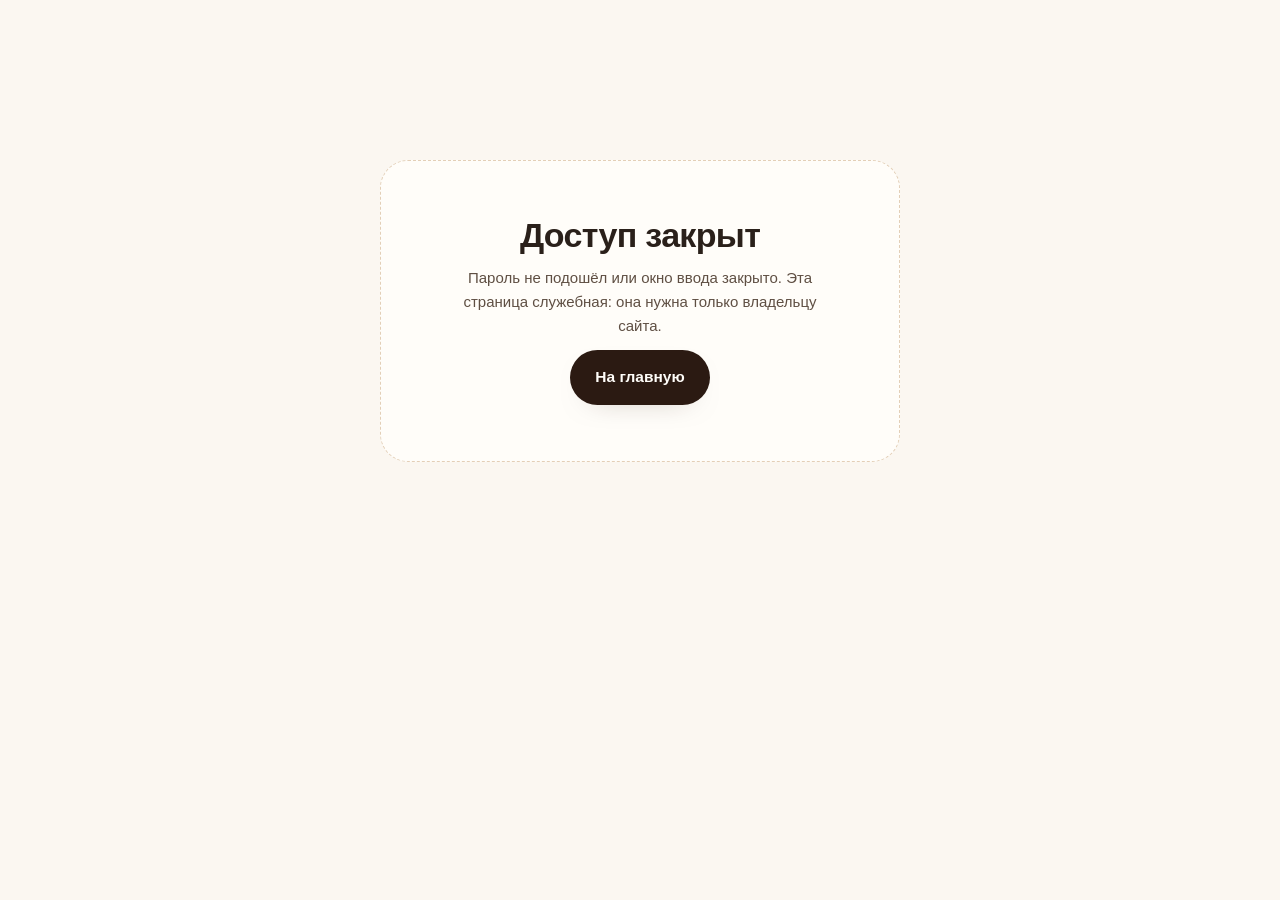
<file: admin.html>
<!DOCTYPE html>
<html lang="ru">
<head>
  <meta charset="utf-8">
  <meta name="viewport" content="width=device-width, initial-scale=1">
  <title>Панель меню — «Тёплый угол» (демо)</title>
  <meta name="robots" content="noindex, nofollow">
  <meta name="theme-color" content="#fbf7f1">
  <link rel="icon" href="data:image/svg+xml,%3Csvg xmlns='http://www.w3.org/2000/svg' viewBox='0 0 32 32'%3E%3Crect width='32' height='32' rx='9' fill='%232b1a12'/%3E%3Cpath d='M9 11h12v8a6 6 0 0 1-12 0z' fill='%23e8c9a3'/%3E%3C/svg%3E">
  <link rel="stylesheet" href="style.css">
  <link rel="stylesheet" href="style-panel.css">
  <script src="js/config.js"></script>
</head>
<body class="panel-page">

  <!-- Пароль только от случайного открытия. Он лежит в открытом файле
       js/config.js — это не защита от взлома, а загородка для любопытных. -->
  <script>
    (function () {
      var expected = window.SITE && window.SITE.servicePassword;
      if (window.SITE && window.SITE.marks && window.SITE.marks.demoBanner === false) {
        document.title = String(document.title || "").replace(/\s*\(демо\)/gi, "");
      }
      var entered = window.prompt("Пароль");
      if (entered !== null && entered === expected) return;

      window.__serviceDenied = true;
      document.body.className = "panel-page is-denied";
      document.body.innerHTML =
        '<div class="denied-box"><main class="wrap panel-main">' +
        '<div class="empty"><h1>Доступ закрыт</h1>' +
        '<p>Пароль не подошёл или окно ввода закрыто. Эта страница служебная:' +
        ' она нужна только владельцу сайта.</p>' +
        '<a class="btn btn-primary" href="index.html">На главную</a>' +
        '</div></main></div>';
      throw new Error("Доступ к служебной странице закрыт");
    }());
  </script>

  <header class="panel-header">
    <div class="wrap panel-header-inner">
      <a class="logo" href="index.html" aria-label="«Тёплый угол», на главную страницу">
        <span class="logo-mark" aria-hidden="true">
          <svg viewBox="0 0 32 32" width="24" height="24">
            <path d="M7 10h13v9a6 6 0 0 1-13 0z" fill="none" stroke="currentColor" stroke-width="1.8" stroke-linejoin="round"/>
            <path d="M20 12h2.6a3.4 3.4 0 0 1 0 6.8H20" fill="none" stroke="currentColor" stroke-width="1.8" stroke-linecap="round"/>
          </svg>
        </span>
        <span class="logo-text">
          <span class="logo-name">Тёплый угол</span>
          <span class="logo-sub">панель меню</span>
        </span>
      </a>

      <span class="panel-badge">Демо</span>
      <a class="btn btn-ghost btn-sm" href="index.html">Открыть сайт</a>
    </div>
  </header>

  <main class="wrap panel-main">
    <div class="panel-head">
      <div>
        <p class="eyebrow">Меню и цены</p>
        <h1>Панель меню</h1>
        <p class="section-lead">
          Меняйте названия, описания и цены. Справа внизу сразу видно, как это будет выглядеть на сайте.
          Готовый файл скачивается кнопкой — им нужно заменить файл в папке data.
        </p>
      </div>
    </div>

    <div class="hint">
      <strong>Как это работает — коротко:</strong>
      <ol>
        <li>Поправьте категории и позиции ниже.</li>
        <li>Нажмите «Скачать menu.js» — браузер сохранит файл <code>menu.js</code>.</li>
        <li>Скачанный файл перенесите в папку <code>data</code> этого сайта и замените старый.</li>
        <li>Обновите страницу сайта — меню обновится.</li>
      </ol>
    </div>

    <div class="toolbar">
      <button class="btn btn-primary" type="button" id="download-menu">Скачать menu.js</button>
      <button class="btn btn-ghost" type="button" id="reset-menu">Сбросить к исходному</button>
      <button class="btn btn-ghost" type="button" id="add-category">Добавить категорию</button>
      <span class="panel-note" id="editor-count"></span>
    </div>

    <p class="panel-note" id="draft-note" hidden>
      В этом браузере сохранён черновик — можно продолжать с него.
    </p>

    <p class="panel-note">
      <strong>Фото блюд.</strong> Положите файл в <code>assets/img/dishes/</code> и добавьте его имя
      в <code>data/photos.js</code> — тогда в поле «Фото блюда» появятся подсказки.
      Фото показывается в блоке «Атмосфера» на сайте, рядом с названием и ценой.
    </p>

    <p class="panel-note panel-note--warn" id="menu-missing" hidden>
      Файл <code>data/menu.js</code> не загрузился. Добавьте категорию вручную или положите файл на место.
    </p>

    <div class="editor" id="editor"></div>

    <!-- Подсказки для поля «Фото блюда». Список заполняет js/admin.js из data/photos.js. -->
    <datalist id="dish-photos"></datalist>

    <div class="code-box">
      <details>
        <summary>Показать текст файла (если скачивание не сработало)</summary>
        <p class="panel-note">
          Скопируйте текст, вставьте его в файл <code>data/menu.js</code> и сохраните.
        </p>
        <textarea id="menu-code" readonly spellcheck="false" aria-label="Текст файла menu.js"></textarea>
      </details>
    </div>

    <section class="preview-section preview" aria-labelledby="preview-title">
      <div class="preview-head">
        <h2 id="preview-title">Предпросмотр</h2>
        <p>Так меню будет выглядеть на тёмной секции сайта.</p>
      </div>
      <div class="menu-columns" id="menu-preview"></div>
    </section>

    <section class="admin-section" id="reviews-editor" aria-labelledby="reviews-editor-title">
      <div class="panel-head">
        <div>
          <p class="eyebrow">Отзывы гостей</p>
          <h2 id="reviews-editor-title">Отзывы на сайте</h2>
          <p class="section-lead">
            Здесь можно поправить демонстрационные отзывы, добавить свои и убрать лишние.
            Готовый файл скачивается кнопкой — им нужно заменить файл <code>data/reviews.js</code>.
          </p>
        </div>
      </div>

      <div class="toolbar">
        <button class="btn btn-primary" type="button" id="download-reviews">Скачать reviews.js</button>
        <button class="btn btn-ghost" type="button" id="add-review">Добавить отзыв</button>
        <button class="btn btn-ghost" type="button" id="reset-reviews">Сбросить к исходному</button>
        <span class="panel-note" id="reviews-count"></span>
      </div>

      <label class="toggle-line">
        <input type="checkbox" id="reviews-enabled">
        Показывать раздел «Отзывы» на сайте
      </label>

      <p class="panel-note">
        Поля «Источник», «Ссылка», «Дата» и «Оценка» пока пустые — заполните их, если появятся
        настоящие отзывы. Галочка «Демонстрационный» помогает не забыть заменить текст перед сдачей.
      </p>

      <p class="panel-note panel-note--warn" id="reviews-missing" hidden>
        Файл <code>data/reviews.js</code> не загрузился. Нажмите «Добавить отзыв» или положите файл на место.
      </p>

      <div class="editor cat-card" id="reviews-list-editor"></div>

      <div class="code-box">
        <details>
          <summary>Показать текст файла reviews.js (если скачивание не сработало)</summary>
          <p class="panel-note">
            Скопируйте текст, вставьте его в файл <code>data/reviews.js</code> и сохраните.
          </p>
          <textarea id="reviews-code" readonly spellcheck="false" aria-label="Текст файла reviews.js"></textarea>
        </details>
      </div>
    </section>

    <p class="panel-note">
      Страница служебная: её нет в меню сайта и она закрыта от поисковиков.
      Изменения хранятся как черновик в этом браузере, на сайт они попадают только через файл
      <code>data/menu.js</code>. <a href="zakazy.html">Журнал заявок</a> · <a href="index.html">Сайт</a>
    </p>
  </main>

  <footer class="panel-footer wrap">
    <p>Демонстрационная панель. Настоящий заказчик меняет меню здесь и заменяет один файл.</p>
  </footer>

  <script src="data/menu.js"></script>
  <script src="data/photos.js"></script>
  <script src="data/reviews.js"></script>
  <script src="js/storage.js"></script>
  <script src="js/menu.js"></script>
  <script src="js/admin.js"></script>
</body>
</html>
</file>
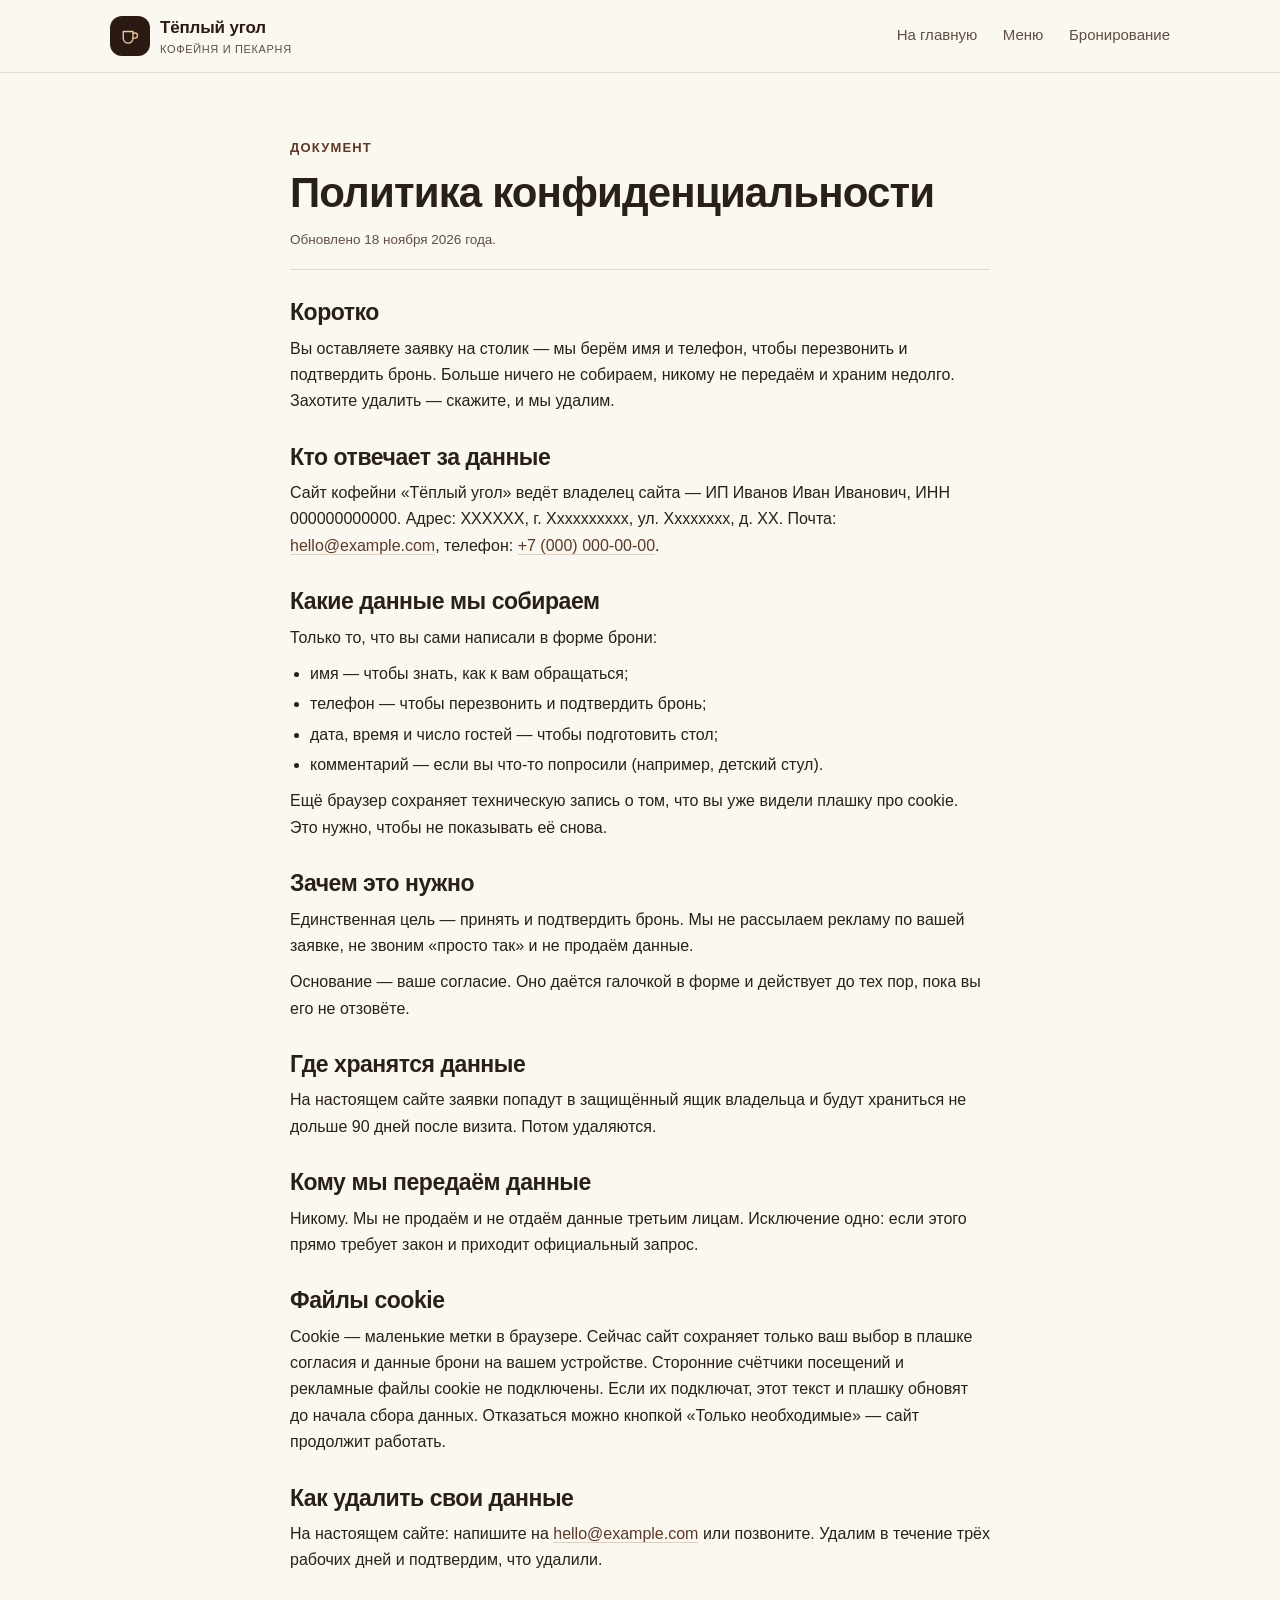
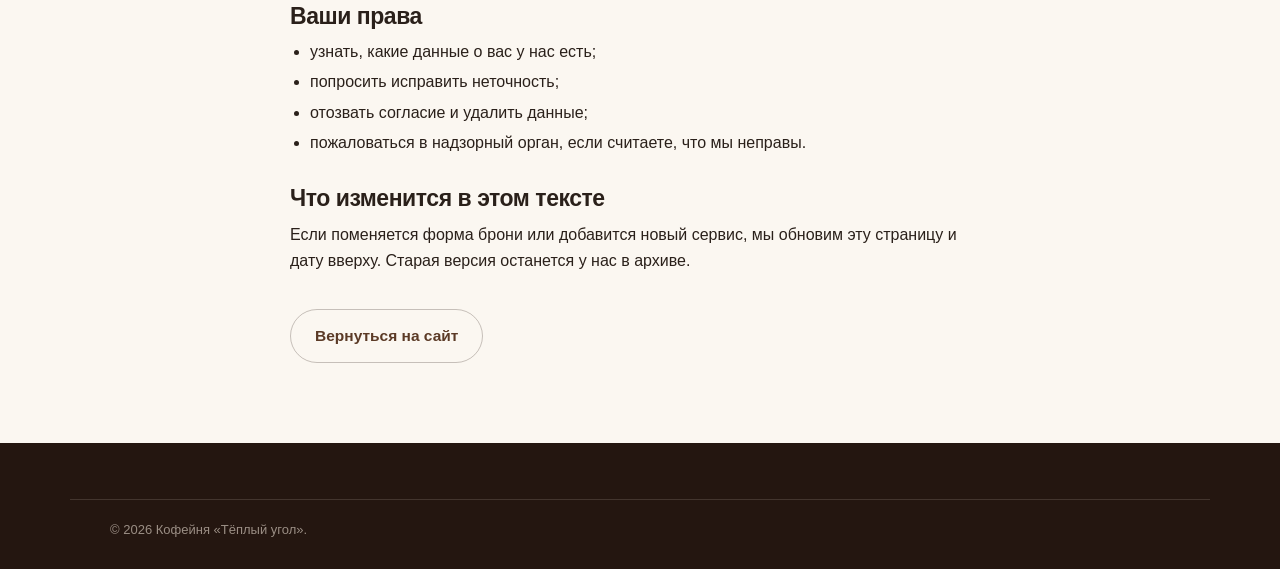
<file: politika.html>
<!DOCTYPE html>
<html lang="ru">
<head>
  <meta charset="utf-8">
  <meta name="viewport" content="width=device-width, initial-scale=1">
  <title>Политика конфиденциальности — кофейня «Тёплый угол» (демо)</title>
  <meta name="description" content="Политика конфиденциальности кофейни „Тёплый угол“: какие данные собирает форма брони, зачем, сколько хранит и как их удалить">
  <meta name="robots" content="noindex, follow">
  <meta name="theme-color" content="#fbf7f1">
  <link rel="icon" href="data:image/svg+xml,%3Csvg xmlns='http://www.w3.org/2000/svg' viewBox='0 0 32 32'%3E%3Crect width='32' height='32' rx='9' fill='%232b1a12'/%3E%3Cpath d='M9 11h12v8a6 6 0 0 1-12 0z' fill='%23e8c9a3'/%3E%3C/svg%3E">
  <link rel="stylesheet" href="style.css">
</head>
<body>

  <div class="demo-bar" data-mark="demoBanner">
    <div class="wrap">
      <span>Демонстрационный макет. Документ — образец, не для настоящего сайта.</span>
    </div>
  </div>

  <input class="nav-toggle" type="checkbox" id="nav-toggle" aria-label="Открыть меню навигации">

  <header class="site-header">
    <div class="wrap header-inner">
      <a class="logo" href="index.html" aria-label="«Тёплый угол», на главную">
        <span class="logo-mark" aria-hidden="true">
          <svg viewBox="0 0 32 32" width="24" height="24">
            <path d="M7 10h13v9a6 6 0 0 1-13 0z" fill="none" stroke="currentColor" stroke-width="1.8" stroke-linejoin="round"/>
            <path d="M20 12h2.6a3.4 3.4 0 0 1 0 6.8H20" fill="none" stroke="currentColor" stroke-width="1.8" stroke-linecap="round"/>
          </svg>
        </span>
        <span class="logo-text">
          <span class="logo-name" data-site="name">Тёплый угол</span>
          <span class="logo-sub" data-site="bakeryLabel">кофейня и пекарня</span>
        </span>
      </a>

      <nav class="nav" aria-label="Основная навигация">
        <a href="index.html">На главную</a>
        <a href="index.html#menu">Меню</a>
        <a href="index.html#booking">Бронирование</a>
      </nav>
    </div>
  </header>

  <main class="doc-page">
    <div class="wrap doc">
      <p class="eyebrow">Документ</p>
      <h1>Политика конфиденциальности</h1>
      <p class="doc-meta">Обновлено 18 ноября 2026 года. <span data-mark="demoBanner">Демонстрационный образец — перед настоящим запуском текст проверяет юрист, а реквизиты заменяются на реальные.</span></p>

      <section class="doc-section">
        <h2>Коротко</h2>
        <p>
          Вы оставляете заявку на столик — мы берём имя и телефон, чтобы перезвонить и подтвердить бронь.
          Больше ничего не собираем, никому не передаём и храним недолго. Захотите удалить — скажите,
          и мы удалим.
        </p>
      </section>

      <section class="doc-section">
        <h2>Кто отвечает за данные</h2>
        <p>
          Сайт кофейни «Тёплый угол» ведёт владелец сайта —
          <span data-site="legal.fullName">ИП Иванов Иван Иванович</span>,
          ИНН <span data-site="legal.inn">000000000000</span>.
          Адрес: <span data-site="legal.legalAddress">XXXXXX, г. Хххххххххх, ул. Хххххххх, д. ХХ</span>.
          Почта: <a data-site="email" data-site-link="email" href="mailto:hello@example.com">hello@example.com</a>,
          телефон: <a data-site="phone" data-site-link="phone" href="tel:+70000000000">+7 (000) 000-00-00</a>.
        </p>
      </section>

      <section class="doc-section">
        <h2>Какие данные мы собираем</h2>
        <p>Только то, что вы сами написали в форме брони:</p>
        <ul class="doc-list">
          <li>имя — чтобы знать, как к вам обращаться;</li>
          <li>телефон — чтобы перезвонить и подтвердить бронь;</li>
          <li>дата, время и число гостей — чтобы подготовить стол;</li>
          <li>комментарий — если вы что-то попросили (например, детский стул).</li>
        </ul>
        <p>
          Ещё браузер сохраняет техническую запись о том, что вы уже видели плашку про cookie.
          Это нужно, чтобы не показывать её снова.
        </p>
      </section>

      <section class="doc-section">
        <h2>Зачем это нужно</h2>
        <p>
          Единственная цель — принять и подтвердить бронь. Мы не рассылаем рекламу по вашей заявке,
          не звоним «просто так» и не продаём данные.
        </p>
        <p>
          Основание — ваше согласие. Оно даётся галочкой в форме и действует до тех пор,
          пока вы его не отзовёте.
        </p>
      </section>

      <section class="doc-section">
        <h2>Где хранятся данные</h2>
        <p data-mark="demoBanner">
          В демонстрационной версии сайта заявка не уходит в интернет: она сохраняется в памяти
          вашего браузера и видна только на этом устройстве — в журнале заявок.
          Владелец кофейни её не получает.
        </p>
        <p>
          На настоящем сайте заявки попадут в защищённый ящик владельца и будут храниться
          не дольше 90 дней после визита. Потом удаляются.
        </p>
      </section>

      <section class="doc-section">
        <h2>Кому мы передаём данные</h2>
        <p>
          Никому. Мы не продаём и не отдаём данные третьим лицам.
          Исключение одно: если этого прямо требует закон и приходит официальный запрос.
        </p>
      </section>

      <section class="doc-section">
        <h2>Файлы cookie</h2>
        <p>
          Cookie — маленькие метки в браузере. Сейчас сайт сохраняет только ваш выбор
          в плашке согласия и данные брони на вашем устройстве. Сторонние счётчики посещений
          и рекламные файлы cookie не подключены. Если их подключат, этот текст и плашку
          обновят до начала сбора данных. Отказаться можно кнопкой «Только необходимые» —
          сайт продолжит работать.
        </p>
      </section>

      <section class="doc-section">
        <h2>Как удалить свои данные</h2>
        <p data-mark="demoBanner">
          В демо-версии: откройте журнал заявок и нажмите «Очистить всё» — или очистите данные сайта
          в настройках браузера.
        </p>
        <p>
          На настоящем сайте: напишите на
          <a data-site="email" data-site-link="email" href="mailto:hello@example.com">hello@example.com</a>
          или позвоните. Удалим в течение трёх рабочих дней и подтвердим, что удалили.
        </p>
      </section>

      <section class="doc-section">
        <h2>Ваши права</h2>
        <ul class="doc-list">
          <li>узнать, какие данные о вас у нас есть;</li>
          <li>попросить исправить неточность;</li>
          <li>отозвать согласие и удалить данные;</li>
          <li>пожаловаться в надзорный орган, если считаете, что мы неправы.</li>
        </ul>
      </section>

      <section class="doc-section">
        <h2>Что изменится в этом тексте</h2>
        <p>
          Если поменяется форма брони или добавится новый сервис, мы обновим эту страницу
          и дату вверху. Старая версия останется у нас в архиве.
        </p>
      </section>

      <p class="doc-foot">
        <a class="btn btn-ghost" href="index.html">Вернуться на сайт</a>
      </p>
    </div>
  </main>

  <footer class="site-footer">
    <div class="wrap footer-bottom">
      <p>© 2026 <span data-site="legalName">Кофейня «Тёплый угол»</span>. <span data-mark="schoolProject">Учебный проект.</span></p>
      <p class="photo-credit" data-mark="photoCredit">Фотографии: WordPress Photo Directory, CC0</p>
      <p class="disclaimer" data-mark="disclaimer">Демонстрационный макет. Данные вымышлены.</p>
    </div>
  </footer>

  <script src="js/config.js"></script>
  <script src="js/storage.js"></script>
  <script src="js/main.js"></script>
</body>
</html>
</file>
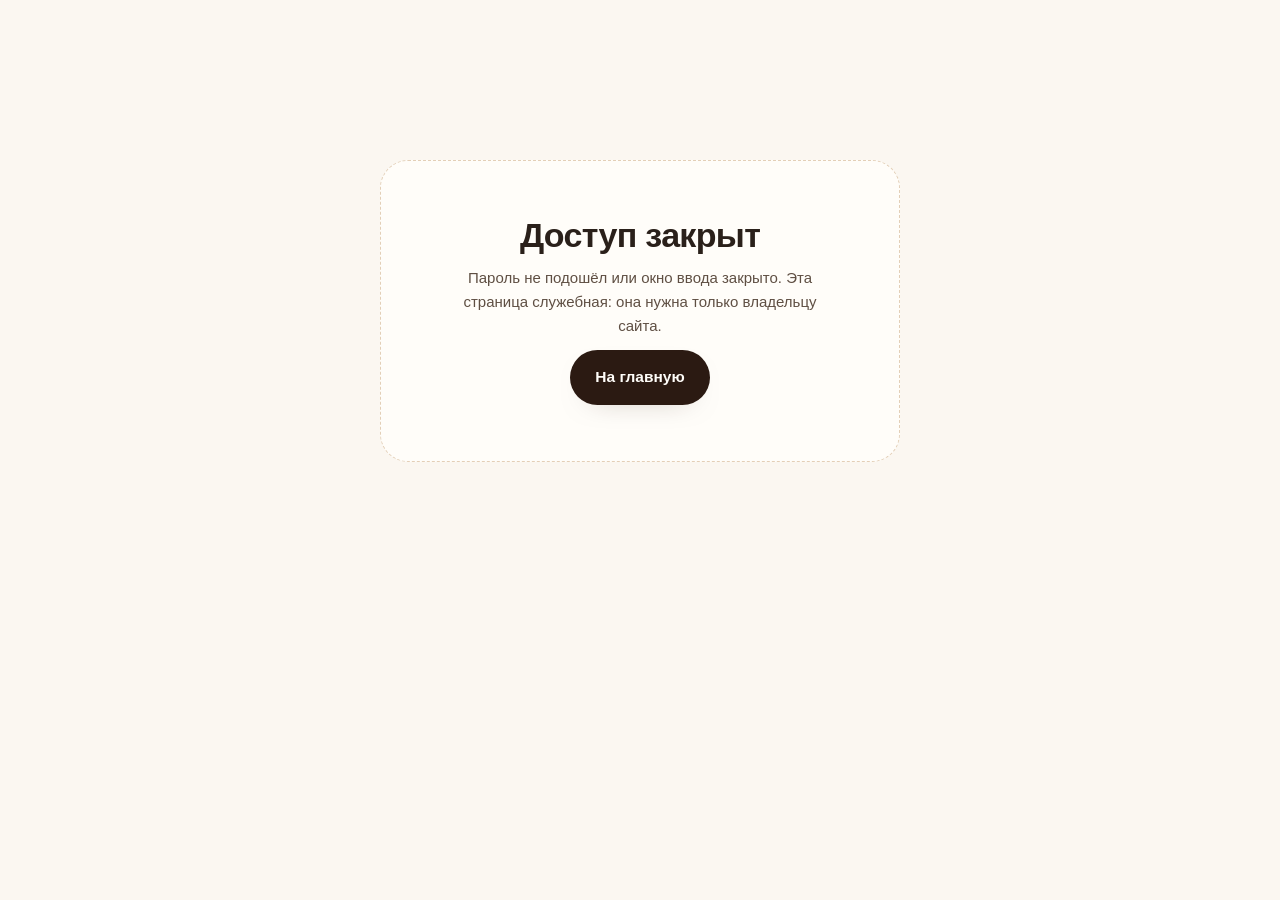
<file: zakazy.html>
<!DOCTYPE html>
<html lang="ru">
<head>
  <meta charset="utf-8">
  <meta name="viewport" content="width=device-width, initial-scale=1">
  <title>Журнал заявок — «Тёплый угол» (демо)</title>
  <meta name="robots" content="noindex, nofollow">
  <meta name="theme-color" content="#fbf7f1">
  <link rel="icon" href="data:image/svg+xml,%3Csvg xmlns='http://www.w3.org/2000/svg' viewBox='0 0 32 32'%3E%3Crect width='32' height='32' rx='9' fill='%232b1a12'/%3E%3Cpath d='M9 11h12v8a6 6 0 0 1-12 0z' fill='%23e8c9a3'/%3E%3C/svg%3E">
  <link rel="stylesheet" href="style.css">
  <link rel="stylesheet" href="style-panel.css">
  <script src="js/config.js"></script>
</head>
<body class="panel-page">

  <!-- Пароль только от случайного открытия. Он лежит в открытом файле
       js/config.js — это не защита от взлома, а загородка для любопытных. -->
  <script>
    (function () {
      var expected = window.SITE && window.SITE.servicePassword;
      if (window.SITE && window.SITE.marks && window.SITE.marks.demoBanner === false) {
        document.title = String(document.title || "").replace(/\s*\(демо\)/gi, "");
      }
      var entered = window.prompt("Пароль");
      if (entered !== null && entered === expected) return;

      window.__serviceDenied = true;
      document.body.className = "panel-page is-denied";
      document.body.innerHTML =
        '<div class="denied-box"><main class="wrap panel-main">' +
        '<div class="empty"><h1>Доступ закрыт</h1>' +
        '<p>Пароль не подошёл или окно ввода закрыто. Эта страница служебная:' +
        ' она нужна только владельцу сайта.</p>' +
        '<a class="btn btn-primary" href="index.html">На главную</a>' +
        '</div></main></div>';
      throw new Error("Доступ к служебной странице закрыт");
    }());
  </script>

  <header class="panel-header">
    <div class="wrap panel-header-inner">
      <a class="logo" href="index.html" aria-label="«Тёплый угол», на главную страницу">
        <span class="logo-mark" aria-hidden="true">
          <svg viewBox="0 0 32 32" width="24" height="24">
            <path d="M7 10h13v9a6 6 0 0 1-13 0z" fill="none" stroke="currentColor" stroke-width="1.8" stroke-linejoin="round"/>
            <path d="M20 12h2.6a3.4 3.4 0 0 1 0 6.8H20" fill="none" stroke="currentColor" stroke-width="1.8" stroke-linecap="round"/>
          </svg>
        </span>
        <span class="logo-text">
          <span class="logo-name">Тёплый угол</span>
          <span class="logo-sub">журнал заявок</span>
        </span>
      </a>

      <span class="panel-badge">Демо</span>
      <a class="btn btn-ghost btn-sm" href="index.html">Открыть сайт</a>
    </div>
  </header>

  <main class="wrap panel-main">
    <div class="panel-head">
      <div>
        <p class="eyebrow">Только на этом устройстве</p>
        <h1>Журнал заявок</h1>
        <p class="section-lead">
          Сюда попадают заявки из формы бронирования. Данные хранятся в памяти браузера:
          на другом компьютере их не видно, в интернет они не уходят.
        </p>
      </div>

      <div class="panel-actions">
        <button class="btn btn-primary" id="export-csv" type="button">Экспорт в CSV</button>
        <button class="btn btn-ghost" id="clear-all" type="button">Очистить всё</button>
      </div>
    </div>

    <ul class="stats" aria-label="Счётчики по статусам">
      <li class="stat">
        <span class="stat-value" id="stat-total">0</span>
        <span class="stat-name">Всего</span>
      </li>
      <li class="stat stat--new">
        <span class="stat-value" id="stat-new">0</span>
        <span class="stat-name">Новые</span>
      </li>
      <li class="stat stat--ok">
        <span class="stat-value" id="stat-confirmed">0</span>
        <span class="stat-name">Подтверждены</span>
      </li>
      <li class="stat stat--no">
        <span class="stat-value" id="stat-cancelled">0</span>
        <span class="stat-name">Отменены</span>
      </li>
    </ul>

    <div class="table-wrap" id="table-wrap" hidden>
      <table class="data">
        <caption>Статус меняется щелчком по значку в последнем столбце.</caption>
        <thead>
          <tr>
            <th scope="col">№</th>
            <th scope="col">Заявка пришла</th>
            <th scope="col">Имя</th>
            <th scope="col">Телефон</th>
            <th scope="col">Бронь</th>
            <th scope="col">Гостей</th>
            <th scope="col">Комментарий</th>
            <th scope="col">Статус</th>
          </tr>
        </thead>
        <tbody id="requests-body"></tbody>
      </table>
    </div>

    <div class="empty" id="empty-state">
      <h2>Пока заявок нет</h2>
      <p>
        Как только кто-то заполнит форму бронирования на сайте, заявка появится здесь.
        Проверить легко: откройте сайт и отправьте тестовую заявку.
      </p>
      <a class="btn btn-primary" href="index.html">Открыть сайт</a>
    </div>

    <p class="panel-note" id="panel-note">
      Страница служебная: её нет в меню сайта и она закрыта от поисковиков.
    </p>
    <p class="panel-note panel-note--warn" id="storage-note" hidden>
      Браузер не разрешил хранение данных. Заявки будут жить до закрытия вкладки —
      после перезагрузки они пропадут.
    </p>
  </main>

  <footer class="panel-footer wrap">
    <p>Демонстрационный журнал. Заявки никуда не отправляются.
      <a href="admin.html">Панель меню</a> · <a href="index.html">Сайт</a></p>
  </footer>

  <script src="js/storage.js"></script>
  <script src="js/zakazy.js"></script>
</body>
</html>
</file>
<file: style.css>
/* ==========================================================================
   «Тёплый угол» — учебный лендинг кофейни
   Один файл стилей, без внешних файлов и подключений.
   Разделы:
     1. Переменные и сброс
     2. Общие элементы (контейнер, кнопки, заголовки)
     3. Шапка и меню-бургер
     4. Первый экран
     5. О кофейне
     6. Меню
     7. Галерея
     8. Отзывы
     9. Контакты
    10. Форма брони
    11. Подвал
    12. Адаптивность и мелкие настройки
   ========================================================================== */

/* ------------------------- 1. Переменные и сброс ------------------------- */

:root {
  --milk: #fbf7f1;        /* основной фон */
  --cream: #f3e9dc;       /* светлые блоки */
  --sand: #e3cfb7;        /* линии и акценты */
  --caramel: #c07a3e;     /* тёплый акцент */
  --coffee: #5b3a26;
  --espresso: #2b1a12;    /* тёмные секции и кнопки */
  --ink: #2a201a;         /* основной текст */
  --ink-soft: #5f4f43;    /* второстепенный текст */
  --line: rgba(43, 26, 18, 0.13);
  --white: #fffdf9;

  --radius-lg: 28px;
  --radius-md: 18px;
  --radius-sm: 12px;

  --shadow-soft: 0 18px 40px -26px rgba(43, 26, 18, 0.5);
  --shadow-card: 0 10px 30px -22px rgba(43, 26, 18, 0.55);

  /* ---- Градиенты светлых разделов (правятся здесь, в одном месте) ----
     Все оттенки тёплые: молоко, крем, песок, светлая карамель.
     Разные направления и чуть разные оттенки — разделы отличаются,
     но остаются в одной гамме. Текст на них читается (контраст выше 4.5:1). */
  --grad-about:    linear-gradient(165deg, #fdf8f1 0%, #f8eddc 45%, #f2e2cc 100%);
  --grad-gallery:  linear-gradient(120deg, #faf0e2 0%, #f3e5d0 45%, #eedac0 100%);
  --grad-reviews:  linear-gradient(200deg, #fdf6ec 0%, #f7e8d2 50%, #f1dcc1 100%);
  --grad-contacts: linear-gradient(90deg, #fcf5ea 0%, #f7ead7 60%, #f3e1c8 100%);
  --grad-booking:  linear-gradient(150deg, #fdf9f3 0%, #f9efe1 45%, #f4e4cd 100%);
  --grad-dark:     radial-gradient(120% 90% at 50% -10%, rgba(192, 122, 62, 0.22) 0%, rgba(192, 122, 62, 0) 60%);

  --wrap: 1140px;
  --pad: clamp(16px, 5vw, 40px);
  --section-gap: clamp(48px, 8vw, 100px);

  /* только системные шрифты */
  --font: "Segoe UI", -apple-system, BlinkMacSystemFont, "SF Pro Text", Roboto,
          "Helvetica Neue", Arial, "Noto Sans", sans-serif;
}

*,
*::before,
*::after { box-sizing: border-box; }

/* Скрытое — всегда скрыто, даже если у элемента задан display (кнопки, панели). */
[hidden] { display: none !important; }

html {
  scroll-behavior: smooth;
  -webkit-text-size-adjust: 100%;
}

@media (min-width: 861px) {
  html { scroll-padding-top: 96px; }
}

body {
  margin: 0;
  background: var(--milk);
  color: var(--ink);
  font-family: var(--font);
  font-size: 17px;
  line-height: 1.6;
  overflow-x: clip; /* страховка от горизонтальной прокрутки */
}

h1, h2, h3 {
  margin: 0;
  line-height: 1.1;
  letter-spacing: -0.02em;
  font-weight: 700;
  color: var(--ink);
}

p { margin: 0; }
ul, ol { margin: 0; padding: 0; list-style: none; }
img, svg { display: block; max-width: 100%; }
a { color: inherit; }
button { font: inherit; }

::selection {
  background: var(--sand);
  color: var(--espresso);
}

/* Клавиатурный фокус — заметный, но аккуратный */
a:focus-visible,
button:focus-visible,
input:focus-visible,
label:focus-visible {
  outline: 3px solid rgba(192, 122, 62, 0.75);
  outline-offset: 3px;
  border-radius: 8px;
}

/* -------------------------- 2. Общие элементы ---------------------------- */

.wrap {
  width: 100%;
  max-width: var(--wrap);
  margin-inline: auto;
  padding-inline: var(--pad);
}

.section { padding-block: var(--section-gap); }

/* Светлые разделы: у каждого свой очень мягкий тёплый градиент.
   Сами градиенты — в переменных :root (--grad-...). */
.section--about    { background: var(--grad-about); }
.section--gallery  { background: var(--grad-gallery); }
.section--reviews  { background: var(--grad-reviews); }
.section--contacts { background: var(--grad-contacts); }
.section--booking  { background: var(--grad-booking); }

/* Запасной ровный кремовый фон: если понадобится простой блок без градиента */
.section--tint { background: var(--cream); }

/* Тёмный раздел «Меню» и еле заметное тёплое свечение сверху */
.section--dark {
  background: var(--grad-dark), var(--espresso);
}
.section--dark h2, .section--dark h3 { color: #fbf1e4; }
.section--dark .section-lead { color: rgba(251, 241, 228, 0.75); }

/* Очень тихий фон из обжаренных зёрен (assets/img/beans.jpg).
   Стоит только на блоке «Атмосфера». Если файла нет — фона просто не будет,
   страница не сломается. Убрать совсем: снять класс section--beans в index.html. */
.section--beans {
  position: relative;
  isolation: isolate;
  background: var(--grad-gallery);
}

.section--beans::before {
  content: "";
  position: absolute;
  inset: 0;
  z-index: -1;
  pointer-events: none;
  background-image: url("assets/img/beans.jpg");
  background-repeat: repeat;
  background-position: center;
  background-size: 460px;
  /* мягкий режим наложения: зёрна темнят фон, но не дают грязного пятна */
  mix-blend-mode: multiply;
  opacity: 0.1;
  -webkit-mask-image: linear-gradient(transparent, #000 20%, #000 80%, transparent);
  mask-image: linear-gradient(transparent, #000 20%, #000 80%, transparent);
}

@media (max-width: 640px) {
  .section--beans::before {
    background-size: 320px;
    opacity: 0.08;
  }
}

.section-head {
  max-width: 620px;
  margin-bottom: clamp(28px, 4vw, 46px);
}

.section-head h2 {
  margin-top: 10px;
  font-size: clamp(28px, 4.6vw, 46px);
}

.section-lead {
  margin-top: 14px;
  color: var(--ink-soft);
  font-size: clamp(16px, 1.4vw, 18px);
}

.eyebrow {
  display: inline-flex;
  align-items: center;
  gap: 8px;
  font-size: 13px;
  font-weight: 600;
  letter-spacing: 0.09em;
  text-transform: uppercase;
  color: var(--coffee);
}

.eyebrow--light { color: #e0b48b; }

.eyebrow .dot {
  width: 7px;
  height: 7px;
  border-radius: 50%;
  background: var(--caramel);
}

/* Кнопки */
.btn {
  display: inline-flex;
  align-items: center;
  justify-content: center;
  gap: 8px;
  padding: 14px 24px;
  border: 1px solid transparent;
  border-radius: 999px;
  font-size: 15.5px;
  font-weight: 600;
  text-decoration: none;
  cursor: pointer;
  transition: background-color 0.2s ease, color 0.2s ease, border-color 0.2s ease,
              transform 0.2s ease, box-shadow 0.2s ease;
}

.btn-primary {
  background: var(--espresso);
  color: var(--white);
  box-shadow: var(--shadow-card);
}

.btn-primary:hover { background: var(--coffee); transform: translateY(-1px); }
.btn-primary:active { transform: translateY(0); }

.btn-ghost {
  background: transparent;
  border-color: rgba(43, 26, 18, 0.25);
  color: var(--ink);
}

.btn-ghost:hover { background: rgba(255, 253, 249, 0.85); border-color: var(--coffee); }

.btn-block { width: 100%; }

.muted { color: var(--ink-soft); }

/* ------------------------ 3. Шапка и меню-бургер ------------------------- */

/* Скрытый флажок, который открывает меню на телефоне */
.nav-toggle {
  position: fixed;
  top: 0;
  left: 0;
  width: 1px;
  height: 1px;
  margin: 0;
  opacity: 0;
  pointer-events: none;
}

.site-header {
  position: relative;
  z-index: 50;
  background: rgba(251, 247, 241, 0.94);
  border-bottom: 1px solid var(--line);
}

.header-inner {
  display: flex;
  align-items: center;
  gap: 12px;
  min-height: 72px;
  padding-block: 10px;
}

.logo {
  display: inline-flex;
  align-items: center;
  gap: 10px;
  text-decoration: none;
  margin-right: auto;
}

.logo-mark {
  display: grid;
  place-items: center;
  width: 40px;
  height: 40px;
  flex: none;
  border-radius: 12px;
  background: var(--espresso);
  color: #e8c9a3;
}

.logo-text { display: grid; }

.logo-name {
  font-size: 17px;
  font-weight: 700;
  letter-spacing: -0.01em;
  color: var(--espresso);
}

.logo-sub {
  font-size: 11px;
  letter-spacing: 0.06em;
  text-transform: uppercase;
  color: var(--ink-soft);
}

/* Кнопка-бургер (подпись для флажка) */
.burger {
  display: none;
  place-items: center;
  width: 46px;
  height: 46px;
  flex: none;
  border: 1px solid var(--line);
  border-radius: 14px;
  background: var(--white);
  cursor: pointer;
  transition: background-color 0.2s ease, border-color 0.2s ease;
}

.burger span,
.burger span::before,
.burger span::after {
  display: block;
  width: 20px;
  height: 2px;
  border-radius: 2px;
  background: var(--espresso);
  transition: transform 0.2s ease, opacity 0.2s ease;
}

.burger span { position: relative; }
.burger span::before,
.burger span::after {
  content: "";
  position: absolute;
  left: 0;
}
.burger span::before { top: -6px; }
.burger span::after { top: 6px; }

/* Меню на компьютере — обычная строка ссылок */
.nav {
  display: flex;
  align-items: center;
  gap: clamp(14px, 2vw, 26px);
}

.nav a:not(.btn) {
  font-size: 15px;
  color: var(--ink-soft);
  text-decoration: none;
  padding-block: 6px;
  border-bottom: 2px solid transparent;
  transition: color 0.2s ease, border-color 0.2s ease;
}

.nav a:not(.btn):hover { color: var(--espresso); border-bottom-color: var(--caramel); }

.nav-cta { display: none; }

.header-cta { flex: none; padding: 12px 20px; font-size: 14.5px; }

/* --------------------------- 4. Первый экран ----------------------------- */

.hero {
  padding-block: clamp(28px, 5vw, 64px) clamp(36px, 6vw, 72px);
  background:
    radial-gradient(80% 60% at 90% 0%, rgba(224, 180, 139, 0.35) 0%, rgba(224, 180, 139, 0) 70%),
    var(--milk);
}

.hero-grid {
  display: grid;
  gap: clamp(28px, 5vw, 56px);
  align-items: center;
}

.hero h1 {
  margin-top: 14px;
  font-size: clamp(34px, 6.4vw, 62px);
  line-height: 1.04;
  letter-spacing: -0.03em;
  text-wrap: balance;
}

/* Подсветка части заголовка */
.hl {
  background: linear-gradient(transparent 70%, rgba(224, 180, 139, 0.85) 70%);
  border-radius: 6px;
}

.hero-lead {
  margin-top: 18px;
  max-width: 52ch;
  color: var(--ink-soft);
  font-size: clamp(16px, 1.5vw, 18.5px);
}

.hero-actions {
  display: flex;
  flex-wrap: wrap;
  gap: 12px;
  margin-top: clamp(22px, 3vw, 32px);
}

.hero-actions .btn { flex: 1 1 210px; }

.hero-facts {
  display: flex;
  flex-wrap: wrap;
  gap: 10px 22px;
  margin-top: 26px;
  font-size: 14px;
  color: var(--ink-soft);
}

.hero-facts li { display: flex; align-items: center; gap: 8px; }

.hero-facts li::before {
  content: "";
  width: 6px;
  height: 6px;
  border-radius: 50%;
  background: var(--caramel);
}

/* Панель с «фотографией» кофе на градиентах */
.hero-visual {
  position: relative;
  display: grid;
  place-items: center;
  padding: clamp(10px, 4vw, 26px);
  border-radius: 32px;
  aspect-ratio: 1 / 1;
  width: 100%;
  max-width: 520px;
  justify-self: center;
  overflow: hidden;
  background:
    radial-gradient(110% 80% at 18% 8%, #f4d7b2 0%, rgba(244, 215, 178, 0) 58%),
    radial-gradient(100% 90% at 88% 92%, #6f4227 0%, rgba(111, 66, 39, 0) 62%),
    linear-gradient(158deg, #e9cba6 0%, #c78c56 52%, #8a5531 100%);
  box-shadow: var(--shadow-soft);
}

.hero-visual::before {
  content: "";
  position: absolute;
  inset: 0;
  background:
    radial-gradient(circle at 30% 85%, rgba(255, 255, 255, 0.22) 0%, rgba(255, 255, 255, 0) 45%),
    radial-gradient(circle at 78% 18%, rgba(255, 255, 255, 0.18) 0%, rgba(255, 255, 255, 0) 40%);
  pointer-events: none;
}

.visual-badge {
  position: absolute;
  left: clamp(14px, 4vw, 22px);
  bottom: clamp(14px, 4vw, 22px);
  display: grid;
  gap: 2px;
  padding: 10px 16px;
  border-radius: 16px;
  background: rgba(255, 253, 249, 0.94);
  box-shadow: 0 12px 24px -18px rgba(43, 26, 18, 0.8);
  font-size: 13px;
  line-height: 1.35;
  color: var(--ink-soft);
  max-width: calc(100% - 28px);
}

.visual-badge strong {
  font-size: 14.5px;
  color: var(--espresso);
}

/* ---------------------------- 5. О кофейне ------------------------------- */

.features {
  display: grid;
  gap: 16px;
  grid-template-columns: 1fr;
}

.feature {
  padding: clamp(20px, 3vw, 26px);
  border: 1px solid var(--line);
  border-radius: var(--radius-lg);
  background: var(--white);
  box-shadow: var(--shadow-card);
  transition: transform 0.2s ease, box-shadow 0.2s ease;
}

.feature:hover { transform: translateY(-3px); box-shadow: var(--shadow-soft); }

.feature-icon {
  display: grid;
  place-items: center;
  width: 48px;
  height: 48px;
  margin-bottom: 16px;
  border-radius: 14px;
  background: var(--cream);
  color: var(--coffee);
}

.feature-icon svg { width: 24px; height: 24px; }

.feature h3 { font-size: 19px; letter-spacing: -0.01em; }

.feature p {
  margin-top: 8px;
  font-size: 15.5px;
  color: var(--ink-soft);
}

/* ------------------------------ 6. Меню ---------------------------------- */

.menu-columns {
  display: grid;
  gap: clamp(24px, 4vw, 40px);
  grid-template-columns: 1fr;
}

.menu-col {
  padding: clamp(20px, 3vw, 28px);
  border: 1px solid rgba(251, 241, 228, 0.16);
  border-radius: var(--radius-lg);
  background: rgba(251, 241, 228, 0.05);
}

.menu-col h3 {
  font-size: 15px;
  letter-spacing: 0.1em;
  text-transform: uppercase;
  color: #e0b48b;
  margin-bottom: 8px;
}

.dishes li {
  display: flex;
  align-items: baseline;
  justify-content: space-between;
  gap: 14px;
  padding-block: 13px;
  border-bottom: 1px dashed rgba(251, 241, 228, 0.16);
  font-size: 16px;
}

.dishes li:last-child { border-bottom: 0; padding-bottom: 0; }

.dish-name { color: #f6ece0; min-width: 0; }

.dish-price {
  flex: none;
  white-space: nowrap;
  font-weight: 600;
  color: #efc59b;
  font-variant-numeric: tabular-nums;
}

/* ----------------------------- 7. Галерея -------------------------------- */

.gallery {
  display: grid;
  gap: 14px;
  grid-template-columns: repeat(2, minmax(0, 1fr));
}

.tile {
  position: relative;
  aspect-ratio: 4 / 3;
  border-radius: 22px;
  overflow: hidden;
  box-shadow: var(--shadow-card);
  isolation: isolate;
}

/* блик и мелкая «плёночная» фактура поверх градиента */
.tile::after {
  content: "";
  position: absolute;
  inset: 0;
  background:
    radial-gradient(circle at 25% 20%, rgba(255, 255, 255, 0.28) 0%, rgba(255, 255, 255, 0) 45%),
    repeating-linear-gradient(115deg, rgba(43, 26, 18, 0.05) 0 2px, rgba(43, 26, 18, 0) 2px 7px);
  pointer-events: none;
}

.tile-caption {
  position: absolute;
  z-index: 1;
  left: 12px;
  bottom: 12px;
  padding: 6px 12px;
  border-radius: 999px;
  background: rgba(43, 26, 18, 0.6);
  backdrop-filter: blur(4px);
  color: #fff8ef;
  font-size: 14px;
  font-weight: 600;
  letter-spacing: 0.01em;
}

.tile-1 { background: linear-gradient(140deg, #eccda7 0%, #c08a55 55%, #7d4a2b 100%); }
.tile-2 { background: linear-gradient(200deg, #9c6844 0%, #5f3a24 70%, #3a2317 100%); }
.tile-3 { background: linear-gradient(160deg, #efdcc6 0%, #d2ae8b 60%, #a97a54 100%); }
.tile-4 { background: linear-gradient(180deg, #f6e3c8 0%, #e0b184 55%, #b87c4f 100%); }
.tile-5 { background: linear-gradient(120deg, #c68a58 0%, #8d5a34 50%, #4a2b1b 100%); }
.tile-6 { background: linear-gradient(170deg, #b98a62 0%, #7c5033 55%, #402518 100%); }

/* Телефон и планшет: две колонки. Если в последнем ряду осталась одна плитка
   (7, 9, 11...), она занимает всю ширину ряда и выглядит широким кадром,
   а не дыркой. Высота при этом примерно как у обычной плитки. */
@media (max-width: 899.99px) {
  .gallery > .tile:last-child:nth-child(odd) {
    grid-column: span 2;
    aspect-ratio: 8 / 3;
  }
}

/* ------------------------------ 8. Отзывы -------------------------------- */

.reviews {
  display: grid;
  gap: 16px;
  grid-template-columns: 1fr;
}

.review {
  display: flex;
  flex-direction: column;
  justify-content: space-between;
  gap: 18px;
  padding: clamp(20px, 3vw, 26px);
  border: 1px solid var(--line);
  border-radius: var(--radius-lg);
  background: var(--white);
  box-shadow: var(--shadow-card);
}

.review blockquote {
  margin: 0;
  font-size: clamp(15.5px, 1.5vw, 17px);
  line-height: 1.55;
  color: var(--ink);
}

.review-author {
  display: flex;
  align-items: center;
  gap: 10px;
  font-size: 14px;
  color: var(--ink-soft);
}

.avatar {
  display: grid;
  place-items: center;
  width: 36px;
  height: 36px;
  flex: none;
  border-radius: 50%;
  background: var(--cream);
  border: 1px solid var(--sand);
  color: var(--coffee);
  font-weight: 700;
  font-size: 14px;
}

/* ----------------------------- 9. Контакты ------------------------------- */

.contacts-grid {
  display: grid;
  gap: clamp(24px, 4vw, 44px);
  align-items: start;
}

.contact-list {
  display: grid;
  gap: 18px;
  margin: 26px 0 0;
}

.contact-list dt {
  font-size: 13px;
  font-weight: 600;
  letter-spacing: 0.08em;
  text-transform: uppercase;
  color: var(--coffee);
}

.contact-list dd {
  margin: 4px 0 0;
  font-size: 17px;
}

.contact-list a {
  text-decoration: none;
  border-bottom: 1px solid var(--sand);
  transition: border-color 0.2s ease, color 0.2s ease;
}

.contact-list a:hover { color: var(--coffee); border-color: var(--coffee); }

/* Условная карта: сетка улиц на градиенте + метка */
.map {
  position: relative;
  display: grid;
  place-items: center;
  min-height: 260px;
  border-radius: var(--radius-lg);
  overflow: hidden;
  border: 1px solid var(--line);
  background-color: #eadfce;
  background-image:
    /* «река» наискосок */
    linear-gradient(115deg,
      rgba(140, 180, 160, 0) 0 32%,
      rgba(140, 180, 160, 0.5) 32% 46%,
      rgba(140, 180, 160, 0) 46%),
    /* улицы */
    repeating-linear-gradient(0deg, rgba(255, 253, 249, 0.9) 0 13px, rgba(255, 253, 249, 0) 13px 72px),
    repeating-linear-gradient(90deg, rgba(255, 253, 249, 0.9) 0 11px, rgba(255, 253, 249, 0) 11px 84px),
    linear-gradient(160deg, #f2e8d8 0%, #e4d1b9 100%);
  box-shadow: var(--shadow-soft);
}

.map-pin {
  display: grid;
  place-items: center;
  width: 48px;
  height: 48px;
  border-radius: 50% 50% 50% 12px;
  transform: rotate(-45deg);
  background: var(--espresso);
  color: #e8c9a3;
  box-shadow: 0 14px 24px -14px rgba(43, 26, 18, 0.9);
}

.map-pin svg { transform: rotate(45deg); }

.map-label {
  position: absolute;
  left: 14px;
  bottom: 14px;
  padding: 7px 14px;
  border-radius: 999px;
  background: rgba(255, 253, 249, 0.95);
  font-size: 13px;
  font-weight: 600;
  color: var(--espresso);
}

/* ---------------------------- 10. Форма брони ---------------------------- */

.booking-grid {
  display: grid;
  gap: clamp(24px, 4vw, 44px);
  align-items: start;
}

.booking-note {
  margin-top: 18px;
  padding: 12px 16px;
  border-left: 3px solid var(--caramel);
  border-radius: 0 12px 12px 0;
  background: rgba(255, 253, 249, 0.7);
  font-size: 14.5px;
  color: var(--ink-soft);
}

.form {
  display: grid;
  gap: 16px;
  padding: clamp(20px, 4vw, 30px);
  border: 1px solid var(--line);
  border-radius: var(--radius-lg);
  background: var(--white);
  box-shadow: var(--shadow-soft);
}

.field { display: grid; gap: 7px; min-width: 0; }

.field label {
  font-size: 13.5px;
  font-weight: 600;
  color: var(--coffee);
}

.field input,
.field select,
.field textarea {
  width: 100%;
  min-width: 0;
  padding: 13px 15px;
  border: 1px solid rgba(43, 26, 18, 0.2);
  border-radius: 14px;
  background: var(--milk);
  color: var(--ink);
  font-family: inherit;
  font-size: 16px;
  transition: border-color 0.2s ease, box-shadow 0.2s ease, background-color 0.2s ease;
}

.field select { appearance: none; background-image: none; }

.field textarea {
  resize: vertical;
  min-height: 84px;
  line-height: 1.5;
}

.field input::placeholder,
.field textarea::placeholder { color: #7a6757; }

.field input:hover,
.field select:hover,
.field textarea:hover { border-color: rgba(43, 26, 18, 0.34); }

.field input:focus,
.field select:focus,
.field textarea:focus {
  outline: none;
  background: var(--white);
  border-color: var(--caramel);
  box-shadow: 0 0 0 3px rgba(192, 122, 62, 0.2);
}

.field-row {
  display: grid;
  gap: 16px;
  grid-template-columns: 1fr;
}

.form .btn { margin-top: 4px; }

.form-hint {
  font-size: 13px;
  color: var(--ink-soft);
  text-align: center;
}

/* ------------------------------ 11. Подвал ------------------------------- */

.site-footer {
  background: #241610;
  color: rgba(251, 241, 228, 0.72);
  padding-top: clamp(36px, 5vw, 56px);
}

.footer-grid {
  display: grid;
  gap: 30px;
  grid-template-columns: 1fr;
  padding-bottom: clamp(28px, 4vw, 40px);
}

.logo--footer { margin: 0 0 14px; }
.logo--footer .logo-mark { background: rgba(251, 241, 228, 0.1); }
.logo--footer .logo-name { color: #fbf1e4; }
.logo--footer .logo-sub { color: rgba(251, 241, 228, 0.55); }

.footer-note { font-size: 14.5px; max-width: 34ch; }

.footer-title {
  margin-bottom: 12px;
  font-size: 12.5px;
  font-weight: 700;
  letter-spacing: 0.1em;
  text-transform: uppercase;
  color: rgba(251, 241, 228, 0.5);
}

.footer-nav { display: grid; justify-items: start; gap: 8px; }

.footer-nav a,
.footer-social a {
  font-size: 15px;
  text-decoration: none;
  color: rgba(251, 241, 228, 0.82);
  border-bottom: 1px solid transparent;
  transition: color 0.2s ease, border-color 0.2s ease;
}

.footer-nav a:hover,
.footer-social a:hover { color: #fbf1e4; border-bottom-color: rgba(224, 180, 139, 0.7); }

.footer-social ul { display: grid; gap: 8px; justify-items: start; }

.footer-bottom {
  display: flex;
  flex-wrap: wrap;
  gap: 8px 20px;
  justify-content: space-between;
  align-items: baseline;
  padding-block: 20px 28px;
  border-top: 1px solid rgba(251, 241, 228, 0.14);
  font-size: 13px;
  color: rgba(251, 241, 228, 0.55);
}

.disclaimer {
  color: #e6b98d;
  font-weight: 600;
  letter-spacing: 0.01em;
}

/* ---------------------- 12. Адаптивность и настройки --------------------- */
/* Планшет */
@media (min-width: 640px) {
  .features { grid-template-columns: repeat(2, minmax(0, 1fr)); }
  .reviews { grid-template-columns: repeat(2, minmax(0, 1fr)); }
  .field-row { grid-template-columns: 1fr 1fr; }
  .footer-grid { grid-template-columns: 1fr 1fr; }
  .footer-about { grid-column: 1 / -1; }
}

/* Компьютер */
@media (min-width: 861px) {
  .site-header {
    position: sticky;
    top: 0;
    backdrop-filter: blur(10px);
    background: rgba(251, 247, 241, 0.88);
  }

  .nav-toggle { display: none; }
  .burger { display: none; }
  .nav-cta { display: none; }

  .hero-grid { grid-template-columns: 1.06fr 0.94fr; }
  .menu-columns { grid-template-columns: repeat(3, minmax(0, 1fr)); }
  .contacts-grid { grid-template-columns: 1.05fr 0.95fr; }
  .booking-grid { grid-template-columns: 1fr 1fr; }
}

@media (min-width: 900px) {
  .gallery {
    /* шесть узких колонок: обычная плитка занимает две, широкая — три или все шесть.
       Так любой ряд остаётся заполненным ровно */
    grid-template-columns: repeat(6, minmax(0, 1fr));
    grid-auto-rows: auto;
  }
  .gallery > .tile { grid-column: span 2; }

  /* сброс правила для узких экранов: полный ряд — обычная плитка */
  .gallery > .tile:last-child:nth-child(odd) {
    grid-column: span 2;
    aspect-ratio: 4 / 3;
  }

  /* осталась одна плитка в ряду (7, 10, 13...) — она во всю ширину, как широкий кадр */
  .gallery > .tile:last-child:nth-child(3n + 1) {
    grid-column: span 6;
    aspect-ratio: 4 / 1;
  }

  /* остались две плитки (8, 11, 14...) — делят ряд пополам */
  .gallery > .tile:nth-last-child(2):nth-child(3n + 1),
  .gallery > .tile:last-child:nth-child(3n + 2) {
    grid-column: span 3;
    aspect-ratio: 16 / 9;
  }

  .reviews { grid-template-columns: repeat(3, minmax(0, 1fr)); }
  .features { grid-template-columns: repeat(4, minmax(0, 1fr)); }
  .footer-grid { grid-template-columns: 1.5fr 1fr 1fr; }
  .footer-about { grid-column: auto; }
}

/* Телефон и планшет: меню выпадает из шапки */
@media (max-width: 860px) {
  .burger { display: inline-grid; }

  .header-cta { display: none; }

  .nav {
    position: absolute;
    top: 100%;
    left: 0;
    right: 0;
    display: grid;
    gap: 2px;
    padding: 8px var(--pad) 20px;
    background: var(--milk);
    border-bottom: 1px solid var(--line);
    box-shadow: 0 26px 34px -28px rgba(43, 26, 18, 0.55);
    opacity: 0;
    visibility: hidden;
    transform: translateY(-10px);
    transition: opacity 0.2s ease, transform 0.2s ease, visibility 0.2s;
  }

  .nav a:not(.btn) {
    padding: 14px 4px;
    font-size: 17px;
    border-bottom: 1px solid var(--line);
    border-radius: 0;
  }

  .nav a:not(.btn):hover { border-bottom-color: var(--line); }

  .nav-cta {
    display: inline-flex;
    margin-top: 14px;
  }

  .nav-toggle:checked ~ .site-header .nav {
    opacity: 1;
    visibility: visible;
    transform: translateY(0);
  }

  /* Бургер превращается в крестик */
  .nav-toggle:checked ~ .site-header .burger span { background: transparent; }
  .nav-toggle:checked ~ .site-header .burger span::before { transform: translateY(6px) rotate(45deg); }
  .nav-toggle:checked ~ .site-header .burger span::after { transform: translateY(-6px) rotate(-45deg); }

  /* Фокус на скрытом флажке подсвечивает бургер */
  .nav-toggle:focus-visible ~ .site-header .burger {
    outline: 3px solid rgba(192, 122, 62, 0.75);
    outline-offset: 3px;
  }
}

/* Узкий телефон: 375 px и меньше */
@media (max-width: 420px) {
  body { font-size: 16px; }

  .header-inner { gap: 8px; min-height: 66px; }

  .logo { gap: 8px; }
  .logo-mark { width: 36px; height: 36px; border-radius: 10px; }
  .logo-name { font-size: 16px; }
  .logo-sub { font-size: 10px; }

  .hero-actions .btn { flex: 1 1 100%; }

  .hero-facts { gap: 8px 16px; font-size: 13px; }

  .visual-badge { font-size: 12px; padding: 9px 13px; }
  .visual-badge strong { font-size: 13.5px; }

  .gallery { gap: 10px; }
  .tile-caption { font-size: 13px; left: 10px; bottom: 10px; }

  .footer-bottom { flex-direction: column; align-items: flex-start; }
}

/* Уважаем настройку «меньше движения» */
@media (prefers-reduced-motion: reduce) {
  html { scroll-behavior: auto; }
  *,
  *::before,
  *::after {
    animation-duration: 0.001ms !important;
    animation-iteration-count: 1 !important;
    transition-duration: 0.001ms !important;
  }
}


/* ==========================================================================
   13. Дополнения: плашка о демо-режиме, меню, блюда, ссылки, кнопки, cookie,
       уведомления, страница 404, текстовые документы
   ========================================================================== */

/* --------------------------- плашка о демо-режиме ------------------------ */

.demo-bar {
  background: var(--espresso);
  color: rgba(251, 241, 228, 0.82);
  font-size: 12.5px;
  line-height: 1.4;
}

.demo-bar .wrap {
  display: flex;
  justify-content: center;
  align-items: center;
  min-height: 34px;
  padding-block: 6px;
  text-align: center;
}

/* ------------------------ первый экран: фото и бейдж -------------------- */

.hero-visual { padding: 0; display: block; }

.hero-photo {
  position: absolute;
  inset: 0;
  z-index: 0;
  background:
    radial-gradient(110% 80% at 18% 8%, #f4d7b2 0%, rgba(244, 215, 178, 0) 58%),
    linear-gradient(158deg, #e9cba6 0%, #c78c56 52%, #8a5531 100%);
}

.hero-photo img {
  width: 100%;
  height: 100%;
  object-fit: cover;
  object-position: center;
}

/* Видео вместо фото: включается скриптом, если в настройках указан путь.
   Размер тот же, кадр обрезается так же, как у фото. */
.hero-video {
  position: absolute;
  inset: 0;
  width: 100%;
  height: 100%;
  object-fit: cover;
  object-position: center;
  background: var(--espresso);
}

.hero-photo::after {
  content: "";
  position: absolute;
  inset: 0;
  background: linear-gradient(to top, rgba(43, 26, 18, 0.42) 0%, rgba(43, 26, 18, 0) 46%);
  pointer-events: none;
}

.hero-visual .visual-badge {
  z-index: 2;
  left: auto;
  right: clamp(12px, 3vw, 20px);
  bottom: clamp(12px, 3vw, 20px);
}

/* ---------------------------- блюда из файла ---------------------------- */

.dish-text {
  display: flex;
  flex-wrap: wrap;
  align-items: baseline;
  gap: 2px 8px;
  min-width: 0;
}

.dish-desc {
  flex-basis: 100%;
  font-size: 13px;
  line-height: 1.45;
  color: rgba(251, 241, 228, 0.58);
}

.dish-tag {
  align-self: center;
  padding: 2px 8px;
  border-radius: 999px;
  background: #efc59b;
  color: var(--espresso);
  font-size: 10.5px;
  font-weight: 700;
  letter-spacing: 0.06em;
  text-transform: uppercase;
  white-space: nowrap;
}

.menu-empty {
  grid-column: 1 / -1;
  padding: 22px 24px;
  border: 1px dashed rgba(251, 241, 228, 0.3);
  border-radius: var(--radius-md);
  font-size: 16px;
  color: rgba(251, 241, 228, 0.85);
}

.menu-empty a { color: #efc59b; }

.menu-note {
  margin-top: 16px;
  font-size: 13.5px;
  color: rgba(251, 241, 228, 0.6);
}

/* -------------------------------- галерея ------------------------------- */

.tile-media {
  position: absolute;
  inset: 0;
  z-index: 0;
  display: block;
}

.tile-media img {
  width: 100%;
  height: 100%;
  object-fit: cover;
  object-position: center;
}

.tile--photo::after { opacity: 0.45; }

/* Плитка с фото блюда: подпись в две строки — название и цена */
.tile--dish {
  background: linear-gradient(160deg, #efdcc6 0%, #d2ae8b 60%, #a97a54 100%);
}

.tile--dish::after { opacity: 0.2; }

.tile-caption--dish {
  display: grid;
  gap: 2px;
  border-radius: 14px;
  padding: 8px 14px;
  max-width: calc(100% - 24px);
  background: rgba(43, 26, 18, 0.82);
}

.dish-caption-name {
  font-size: 13px;
  line-height: 1.25;
}

.dish-caption-price {
  font-size: 12px;
  font-weight: 600;
  color: #f6d9ba;
  font-variant-numeric: tabular-nums;
}

/* ---------------------- контакты: адрес и копирование ------------------- */

.contact-actions {
  display: flex;
  flex-wrap: wrap;
  gap: 6px 16px;
  margin-top: 8px;
}

.link-btn {
  display: inline;
  padding: 0;
  border: 0;
  border-bottom: 1px dashed var(--sand);
  background: none;
  color: var(--coffee);
  font: inherit;
  font-size: 14px;
  line-height: 1.4;
  text-decoration: none;
  cursor: pointer;
  transition: color 0.2s ease, border-color 0.2s ease;
}

.link-btn:hover { color: var(--espresso); border-bottom-style: solid; }
.link-btn.is-done { color: #2f6b45; border-bottom-color: transparent; }

.contact-links {
  display: flex;
  flex-wrap: wrap;
  gap: 8px 18px;
}

.contact-links a { border-bottom: 1px solid var(--sand); }

/* --------------------------- карта без кнопки --------------------------- */

.map {
  position: relative;
  min-height: clamp(260px, 42vw, 340px);
  padding: 18px;
}

.map-placeholder {
  position: relative;
  z-index: 2;
  display: grid;
  justify-items: center;
  gap: 12px;
  text-align: center;
  transition: opacity 0.25s ease;
}

.map-address {
  font-size: 15px;
  font-weight: 600;
  color: var(--espresso);
}

.map-hint {
  max-width: 34ch;
  font-size: 12.5px;
  line-height: 1.45;
  color: var(--ink-soft);
}

.map-frame {
  position: absolute;
  inset: 0;
  z-index: 1;
  width: 100%;
  height: 100%;
  border: 0;
  opacity: 0;
  background: #eadfce;
  transition: opacity 0.3s ease;
}

.map.is-ready .map-frame { opacity: 1; }
.map.is-ready .map-placeholder { opacity: 0; visibility: hidden; }
.map.is-ready .map-failed { display: none; }
.map.is-failed .map-frame { display: none; }
.map.is-loading .map-placeholder { opacity: 0.55; }

.map-failed {
  position: relative;
  z-index: 3;
  margin-top: 14px;
  text-align: center;
  font-size: 14px;
  color: var(--ink-soft);
}

.btn-sm { padding: 10px 18px; font-size: 14.5px; }

/* ------------------------------- форма брони ---------------------------- */

.booking-phone {
  margin-top: 14px;
  font-size: 15px;
  color: var(--ink-soft);
}

.booking-phone a {
  color: var(--espresso);
  font-weight: 600;
  text-decoration: none;
  border-bottom: 1px solid var(--sand);
}

.booking-panel { min-width: 0; }

.label-note {
  font-weight: 500;
  font-size: 12px;
  letter-spacing: 0.02em;
  color: var(--ink-soft);
}

.field-hint {
  font-size: 12.5px;
  line-height: 1.4;
  color: var(--ink-soft);
}

.field-error {
  font-size: 13px;
  line-height: 1.4;
  color: #a63d26;
}

.is-invalid input,
.is-invalid select,
.is-invalid textarea {
  border-color: #bd563c;
  background: #fff7f4;
}

.is-invalid .field-error { font-weight: 600; }

.check-field { display: grid; gap: 6px; }

.check {
  display: flex;
  align-items: flex-start;
  gap: 10px;
  font-size: 14px;
  line-height: 1.5;
  color: var(--ink-soft);
  cursor: pointer;
}

.check input {
  flex: none;
  width: 20px;
  height: 20px;
  margin: 2px 0 0;
  accent-color: var(--coffee);
}

.check a { color: var(--coffee); }

.hp-field {
  position: absolute;
  width: 1px;
  height: 1px;
  margin: -1px;
  padding: 0;
  border: 0;
  overflow: hidden;
  clip: rect(0 0 0 0);
  clip-path: inset(50%);
  white-space: nowrap;
}

.hp-field input {
  width: 100%;
  min-width: 0;
}

.form-status {
  padding: 10px 14px;
  border-radius: 12px;
  background: #fdf1ea;
  border: 1px solid rgba(189, 86, 60, 0.35);
  font-size: 14px;
  color: #8d3620;
}

.form button[disabled] { opacity: 0.65; cursor: progress; }

/* -------------------------- экран успешной заявки ----------------------- */

.booking-success {
  display: grid;
  gap: 14px;
  padding: clamp(20px, 4vw, 30px);
  border: 1px solid var(--line);
  border-radius: var(--radius-lg);
  background: var(--white);
  box-shadow: var(--shadow-soft);
}

.booking-success:focus { outline: none; }

.success-kicker {
  font-size: 12.5px;
  font-weight: 700;
  letter-spacing: 0.09em;
  text-transform: uppercase;
  color: var(--coffee);
}

.success-title { font-size: clamp(22px, 3.4vw, 28px); }

.success-lead { font-size: 15.5px; color: var(--ink-soft); }

.success-summary {
  display: grid;
  gap: 8px;
  margin: 0;
  padding: 14px 16px;
  border-radius: 14px;
  background: var(--cream);
  font-size: 14.5px;
}

.success-summary div {
  display: flex;
  flex-wrap: wrap;
  gap: 2px 12px;
}

.success-summary dt {
  min-width: 104px;
  font-weight: 600;
  color: var(--coffee);
}

.success-summary dd { margin: 0; }

.warning {
  padding: 12px 14px;
  border-radius: 12px;
  border: 1px solid rgba(189, 86, 60, 0.35);
  background: #fdf1ea;
  font-size: 14px;
  color: #8d3620;
}

.demo-notice {
  padding: 14px 16px;
  border: 1px dashed rgba(43, 26, 18, 0.28);
  border-radius: 14px;
  background: var(--milk);
}

.demo-notice-title {
  font-size: 12px;
  font-weight: 700;
  letter-spacing: 0.07em;
  text-transform: uppercase;
  color: var(--ink-soft);
}

.tg-preview {
  margin: 8px 0 6px;
  padding: 12px 14px;
  border-left: 3px solid #4c9a6a;
  border-radius: 0 10px 10px 0;
  background: #e8f0ea;
  color: #1f3a2c;
  font-family: ui-monospace, Consolas, "Courier New", monospace;
  font-size: 12.5px;
  line-height: 1.55;
  white-space: pre-wrap;
  overflow-x: auto;
}

.demo-notice-note { font-size: 12.5px; color: var(--ink-soft); }

.success-actions {
  display: flex;
  flex-wrap: wrap;
  gap: 10px;
}

/* ------------------------------- Cookie --------------------------------- */

.cookie {
  position: fixed;
  z-index: 90;
  left: 12px;
  right: 12px;
  bottom: 12px;
  max-width: 720px;
  margin-inline: auto;
  padding: 16px 18px;
  border: 1px solid var(--line);
  border-radius: 18px;
  background: var(--white);
  box-shadow: 0 22px 44px -26px rgba(43, 26, 18, 0.8);
}

.cookie-title {
  margin-bottom: 4px;
  font-size: 14px;
  font-weight: 700;
  color: var(--espresso);
}

.cookie p { font-size: 13.5px; line-height: 1.5; color: var(--ink-soft); }
.cookie a { color: var(--coffee); }

.cookie-actions {
  display: flex;
  flex-wrap: wrap;
  gap: 10px;
  margin-top: 12px;
}

/* ---------------------------- реквизиты в подвале ----------------------- */

.footer-legal {
  padding-block: 22px 8px;
  border-top: 1px solid rgba(251, 241, 228, 0.14);
}

.legal-list {
  display: grid;
  gap: 6px 32px;
  margin: 0;
  font-size: 13.5px;
  line-height: 1.6;
}

.legal-list div { display: flex; flex-wrap: wrap; gap: 2px 8px; }

.legal-list dt {
  min-width: 148px;
  color: rgba(251, 241, 228, 0.5);
}

.legal-list dd { margin: 0; color: rgba(251, 241, 228, 0.85); }

.legal-list a {
  text-decoration: none;
  border-bottom: 1px solid rgba(251, 241, 228, 0.25);
}

.legal-list a:hover { color: #fbf1e4; border-bottom-color: rgba(224, 180, 139, 0.8); }

.legal-note {
  margin-top: 10px;
  font-size: 12.5px;
  color: #e6b98d;
}

.photo-credit { font-size: 12.5px; color: rgba(251, 241, 228, 0.45); }

@media (min-width: 640px) {
  .legal-list { grid-template-columns: 1fr 1fr; }
}

@media (max-width: 420px) {
  .demo-bar .wrap { font-size: 11.5px; }
  .success-summary dt { min-width: 0; }
  .map { padding: 14px; }
  .cookie { left: 8px; right: 8px; bottom: 8px; padding: 14px; }
}

/* ------------------------------ страница 404 ---------------------------- */

.page-404 {
  display: grid;
  place-items: center;
  min-height: calc(100vh - 260px);
  padding-block: clamp(48px, 10vw, 96px);
  text-align: center;
}

.page-404 .wrap { display: grid; justify-items: center; gap: 14px; }

.page-404 h1 { font-size: clamp(64px, 16vw, 132px); letter-spacing: -0.04em; }

.page-404 .section-lead { max-width: 46ch; text-align: center; }

.page-404 .hero-actions { justify-content: center; }

/* --------------------------- текстовые документы ------------------------ */

.doc-page { padding-block: clamp(32px, 5vw, 60px) clamp(48px, 7vw, 80px); }

.doc {
  max-width: 780px;
  margin-inline: auto;
}

.doc h1 {
  margin-top: 10px;
  font-size: clamp(28px, 4.6vw, 42px);
}

.doc-meta {
  margin-top: 14px;
  padding-bottom: 18px;
  border-bottom: 1px solid var(--line);
  font-size: 13.5px;
  line-height: 1.55;
  color: var(--ink-soft);
}

.doc-section { margin-top: 30px; }

.doc-section h2 {
  margin-bottom: 10px;
  font-size: clamp(19px, 2.4vw, 23px);
}

.doc-section p { margin-top: 10px; font-size: 16px; line-height: 1.65; }

.doc-list {
  margin-top: 10px;
  padding-left: 20px;
  list-style: disc;
  font-size: 16px;
  line-height: 1.65;
}

.doc-list li { margin-block: 4px; }

.doc a { color: var(--coffee); }

.doc-section a,
.doc-meta a { border-bottom: 1px solid var(--sand); text-decoration: none; }

.doc-foot { margin-top: 34px; }

select:focus-visible,
textarea:focus-visible,
summary:focus-visible {
  outline: 3px solid rgba(192, 122, 62, 0.75);
  outline-offset: 3px;
  border-radius: 8px;
}


/* ==========================================================================
   14. Новые блоки: переход к содержимому, статус, «с собой», команда,
       вопросы, отзывы, мобильная панель
    ========================================================================== */

/* ---------------------- ссылка «Перейти к содержимому» ------------------- */

.skip-link {
  position: fixed;
  top: 8px;
  left: 8px;
  z-index: 200;
  padding: 10px 16px;
  border-radius: 12px;
  background: var(--espresso);
  color: var(--white);
  font-size: 14px;
  font-weight: 600;
  text-decoration: none;
  box-shadow: var(--shadow-soft);
  transform: translateY(-160%);
  transition: transform 0.2s ease;
}

.skip-link:focus {
  transform: translateY(0);
  outline: 3px solid var(--caramel);
  outline-offset: 2px;
}

/* --------------------------- статус в шапке ------------------------------ */

.header-status {
  display: inline-flex;
  align-items: center;
  gap: 7px;
  padding: 6px 12px;
  border-radius: 999px;
  background: rgba(192, 122, 62, 0.12);
  color: var(--coffee);
  font-size: 12.5px;
  font-weight: 600;
  line-height: 1.3;
  white-space: nowrap;
}

.header-status::before,
.contact-list dd.open-status::before {
  content: "";
  width: 7px;
  height: 7px;
  flex: none;
  border-radius: 50%;
  background: #3c7d54;
}

.contact-list dd.open-status {
  margin-top: 10px;
  font-size: 14.5px;
  font-weight: 600;
  color: #2f6443;
}

.contact-list dd.holiday-note {
  margin-top: 6px;
  font-size: 13.5px;
  line-height: 1.5;
  color: var(--ink-soft);
}

/* На узком экране статус в шапке только мешает — он есть в контактах. */
@media (max-width: 640px) {
  .header-status { display: none; }
}

/* ---------------------------- кофе с собой ------------------------------- */

.section--takeaway {
  background: var(--cream);
  border-block: 1px solid var(--line);
}

.takeaway-inner {
  display: grid;
  gap: 24px;
  align-items: center;
}

.takeaway-inner h2 {
  margin-top: 10px;
  font-size: clamp(26px, 3.8vw, 38px);
}

.takeaway-actions {
  display: flex;
  flex-wrap: wrap;
  gap: 10px;
}

.takeaway-actions .btn { flex: 1 1 180px; }

@media (min-width: 861px) {
  .takeaway-inner { grid-template-columns: 1.5fr 0.7fr; }
}

/* ------------------------------ дата меню -------------------------------- */

.menu-updated {
  margin-top: 18px;
  font-size: 13px;
  color: rgba(251, 241, 228, 0.6);
}

/* Четыре категории — четыре ровные колонки. */
@media (min-width: 900px) {
  .menu-columns[data-count="4"] { grid-template-columns: repeat(4, minmax(0, 1fr)); }
}

/* ------------------------ команда и зёрна -------------------------------- */

.team-grid {
  display: grid;
  gap: 18px;
  grid-template-columns: 1fr;
}

.team-card {
  margin: 0;
  border: 1px solid var(--line);
  border-radius: var(--radius-lg);
  background: var(--white);
  box-shadow: var(--shadow-card);
  overflow: hidden;
}

.team-card picture {
  display: block;
  aspect-ratio: 3 / 2;
  overflow: hidden;
  background: var(--cream);
}

.team-card img {
  width: 100%;
  height: 100%;
  object-fit: cover;
  object-position: center;
}

.team-card figcaption {
  display: grid;
  gap: 4px;
  padding: 18px 20px;
}

.team-card strong {
  font-size: 17px;
  color: var(--espresso);
}

.team-card figcaption span {
  font-size: 12.5px;
  font-weight: 600;
  letter-spacing: 0.06em;
  text-transform: uppercase;
  color: var(--caramel);
}

.team-card figcaption p {
  margin-top: 6px;
  font-size: 14.5px;
  line-height: 1.5;
  color: var(--ink-soft);
}

.beans-grid {
  display: grid;
  gap: 14px;
  grid-template-columns: 1fr;
  margin-top: 28px;
}

.bean-card {
  padding: 20px;
  border: 1px solid var(--line);
  border-radius: var(--radius-md);
  background: rgba(255, 253, 249, 0.82);
}

.bean-card h3 { font-size: 18px; }

.bean-card .bean-meta {
  margin-top: 6px;
  font-size: 12.5px;
  font-weight: 600;
  letter-spacing: 0.04em;
  color: var(--coffee);
}

.bean-card p:last-child {
  margin-top: 8px;
  font-size: 14.5px;
  line-height: 1.5;
  color: var(--ink-soft);
}

@media (min-width: 640px) {
  .team-grid { grid-template-columns: repeat(2, minmax(0, 1fr)); }
  .beans-grid { grid-template-columns: repeat(3, minmax(0, 1fr)); }
}

/* --------------------------- частые вопросы ------------------------------ */

.section--faq { background: var(--milk); }

.faq-list {
  display: grid;
  gap: 12px;
}

.faq-list details {
  border: 1px solid var(--line);
  border-radius: var(--radius-md);
  background: var(--white);
  box-shadow: var(--shadow-card);
}

.faq-list summary {
  display: flex;
  align-items: center;
  justify-content: space-between;
  gap: 14px;
  padding: 16px 20px;
  list-style: none;
  font-size: 16px;
  font-weight: 600;
  line-height: 1.4;
  color: var(--espresso);
}

.faq-list summary::-webkit-details-marker { display: none; }

.faq-list summary::after {
  content: "+";
  flex: none;
  display: grid;
  place-items: center;
  width: 26px;
  height: 26px;
  border-radius: 50%;
  background: var(--cream);
  color: var(--coffee);
  font-size: 18px;
  line-height: 1;
}

.faq-list details[open] summary::after { content: "−"; }

.faq-list details > p {
  padding: 0 20px 18px;
  font-size: 15px;
  line-height: 1.6;
  color: var(--ink-soft);
}

.faq-list details > p + p { margin-top: -10px; }

/* ------------------------------ отзывы ----------------------------------- */

.review blockquote p { margin: 0; }

.review-meta {
  margin-top: -8px;
  font-size: 12.5px;
  line-height: 1.45;
  color: var(--ink-soft);
}

.review-meta a { color: var(--coffee); }

/* ---------------------- липкая панель на телефоне ------------------------ */

.mobile-bar {
  position: fixed;
  z-index: 80;
  left: 0;
  right: 0;
  bottom: 0;
  display: grid;
  grid-template-columns: repeat(3, minmax(0, 1fr));
  gap: 4px;
  padding: 8px 8px calc(8px + env(safe-area-inset-bottom, 0px));
  background: rgba(43, 26, 18, 0.97);
  box-shadow: 0 -12px 30px -22px rgba(43, 26, 18, 0.9);
  transition: transform 0.25s ease, opacity 0.25s ease;
}

.mobile-bar.is-hidden {
  transform: translateY(110%);
  opacity: 0;
  pointer-events: none;
}

.mobile-bar-btn {
  display: grid;
  place-items: center;
  min-height: 44px;
  padding: 8px 4px;
  border-radius: 12px;
  color: #fff4e8;
  font-size: 13px;
  font-weight: 600;
  line-height: 1.2;
  text-align: center;
  text-decoration: none;
}

.mobile-bar-btn:last-child {
  background: var(--caramel);
  color: var(--espresso);
}

/* Панель не перекрывает подвал, а плашка cookie встаёт над ней. */
@media (max-width: 860px) {
  body { padding-bottom: 72px; }
  .cookie { bottom: 78px; }
}

@media (min-width: 861px) {
  .mobile-bar { display: none; }
}

@media (max-width: 360px) {
  .mobile-bar-btn { font-size: 12px; }
  .faq-list summary { padding: 14px 16px; font-size: 15px; }
  .faq-list details > p { padding-inline: 16px; }
}
</file>
<file: style-panel.css>
/* ==========================================================================
   Служебные страницы: журнал заявок (zakazy.html) и панель меню (admin.html)
   Подключается после style.css — цвета и шрифты берутся оттуда.
   ========================================================================== */

body.panel-page {
  background: var(--milk);
  min-height: 100vh;
}

.panel-header {
  background: var(--espresso);
  color: rgba(251, 241, 228, 0.85);
}

.panel-header-inner {
  display: flex;
  align-items: center;
  gap: 14px;
  min-height: 68px;
  padding-block: 10px;
  flex-wrap: wrap;
}

.panel-header .logo { margin-right: auto; }
.panel-header .logo-mark { background: rgba(251, 241, 228, 0.12); }
.panel-header .logo-name { color: #fbf1e4; }
.panel-header .logo-sub { color: rgba(251, 241, 228, 0.55); }

.panel-header .btn-ghost {
  border-color: rgba(251, 241, 228, 0.35);
  color: #fbf1e4;
  background: transparent;
}

.panel-header .btn-ghost:hover {
  background: rgba(251, 241, 228, 0.12);
  border-color: rgba(251, 241, 228, 0.6);
}

.panel-badge {
  padding: 4px 10px;
  border-radius: 999px;
  background: rgba(224, 180, 139, 0.22);
  color: #e6b98d;
  font-size: 11.5px;
  font-weight: 700;
  letter-spacing: 0.07em;
  text-transform: uppercase;
}

.panel-main { padding-block: clamp(24px, 4vw, 40px) 48px; }

.panel-head {
  display: flex;
  flex-wrap: wrap;
  gap: 18px;
  align-items: flex-end;
  justify-content: space-between;
  margin-bottom: 24px;
}

.panel-head h1 {
  margin-top: 8px;
  font-size: clamp(26px, 4vw, 38px);
}

.panel-head .section-lead { max-width: 62ch; }

.panel-actions {
  display: flex;
  flex-wrap: wrap;
  gap: 10px;
}

/* Счётчики по статусам */

.stats {
  display: grid;
  gap: 12px;
  grid-template-columns: repeat(2, minmax(0, 1fr));
  margin-bottom: 24px;
}

.stat {
  padding: 16px 18px;
  border: 1px solid var(--line);
  border-radius: var(--radius-md);
  background: var(--white);
  box-shadow: var(--shadow-card);
}

.stat-value {
  display: block;
  font-size: 26px;
  font-weight: 700;
  line-height: 1.1;
  color: var(--espresso);
  font-variant-numeric: tabular-nums;
}

.stat-name {
  display: block;
  margin-top: 4px;
  font-size: 12.5px;
  letter-spacing: 0.05em;
  text-transform: uppercase;
  color: var(--ink-soft);
}

.stat--new .stat-value { color: var(--caramel); }
.stat--ok .stat-value { color: #3c7d54; }
.stat--no .stat-value { color: #a63d26; }

@media (min-width: 720px) {
  .stats { grid-template-columns: repeat(4, minmax(0, 1fr)); }
}

/* Таблица */

.table-wrap {
  border: 1px solid var(--line);
  border-radius: var(--radius-lg);
  background: var(--white);
  box-shadow: var(--shadow-card);
  overflow-x: auto;
  -webkit-overflow-scrolling: touch;
}

table.data {
  width: 100%;
  min-width: 880px;
  border-collapse: collapse;
  font-size: 14.5px;
}

table.data caption {
  padding: 14px 18px;
  text-align: left;
  font-size: 13px;
  color: var(--ink-soft);
  border-bottom: 1px solid var(--line);
}

table.data th,
table.data td {
  padding: 12px 14px;
  text-align: left;
  vertical-align: top;
  border-bottom: 1px solid var(--line);
}

table.data th {
  position: sticky;
  top: 0;
  z-index: 1;
  background: var(--cream);
  font-size: 12px;
  font-weight: 700;
  letter-spacing: 0.06em;
  text-transform: uppercase;
  color: var(--coffee);
  white-space: nowrap;
}

table.data tbody tr:last-child td { border-bottom: 0; }
table.data tbody tr:hover td { background: rgba(243, 233, 220, 0.4); }

.cell-id { font-weight: 700; color: var(--espresso); font-variant-numeric: tabular-nums; white-space: nowrap; }
.cell-phone { white-space: nowrap; }
.cell-comment { max-width: 260px; color: var(--ink-soft); }
.cell-time { white-space: nowrap; color: var(--ink-soft); font-variant-numeric: tabular-nums; }

.status-select {
  padding: 7px 10px;
  border: 1px solid var(--line);
  border-radius: 999px;
  background: var(--milk);
  color: var(--ink);
  font: inherit;
  font-size: 13.5px;
  cursor: pointer;
}

.status-select[data-status="новая"] { border-color: rgba(192, 122, 62, 0.55); color: #8f5527; background: #fdf3e7; }
.status-select[data-status="подтверждена"] { border-color: rgba(60, 125, 84, 0.45); color: #2f6443; background: #edf5ef; }
.status-select[data-status="отменена"] { border-color: rgba(166, 61, 38, 0.4); color: #8d3620; background: #fbeeea; }

/* Пустое состояние */

.empty {
  display: grid;
  justify-items: center;
  gap: 12px;
  padding: clamp(32px, 6vw, 56px) 24px;
  border: 1px dashed var(--sand);
  border-radius: var(--radius-lg);
  background: var(--white);
  text-align: center;
}

.empty h2 { font-size: clamp(20px, 3vw, 26px); }
.empty p { max-width: 48ch; color: var(--ink-soft); font-size: 15px; }

.panel-note {
  margin-top: 16px;
  font-size: 13px;
  line-height: 1.5;
  color: var(--ink-soft);
}

.panel-note--warn { color: #8d3620; }

.panel-footer {
  padding-block: 20px 32px;
  border-top: 1px solid var(--line);
  font-size: 12.5px;
  color: var(--ink-soft);
}

.panel-footer a { color: var(--coffee); }

/* ----------------------------- Панель меню ------------------------------- */

.editor {
  display: grid;
  gap: 16px;
  margin-bottom: 32px;
}

.cat-card {
  border: 1px solid var(--line);
  border-radius: var(--radius-lg);
  background: var(--white);
  box-shadow: var(--shadow-card);
  overflow: hidden;
}

.cat-head {
  display: flex;
  flex-wrap: wrap;
  gap: 12px;
  align-items: flex-end;
  justify-content: space-between;
  padding: 16px 18px;
  background: var(--cream);
  border-bottom: 1px solid var(--line);
}

.cat-head .field-line { flex: 1 1 220px; }

.items {
  display: grid;
  gap: 0;
}

.item-row {
  display: grid;
  gap: 10px;
  padding: 14px 18px;
  border-bottom: 1px dashed var(--line);
}

.item-row:last-child { border-bottom: 0; }

.item-row .field-line--name { grid-column: 1 / -1; }
.item-row .field-line--desc { grid-column: 1 / -1; }
.item-row .field-line--photo { grid-column: 1 / -1; }

/* Поле «Фото блюда»: ввод и кнопка очистки в одну строку */
.photo-field {
  display: flex;
  flex-wrap: wrap;
  gap: 8px;
  align-items: center;
}

.photo-field input { flex: 1 1 200px; }

.photo-note {
  margin: 0;
  font-size: 12.5px;
  line-height: 1.45;
  color: var(--ink-soft);
}

.photo-note.panel-note--warn { color: #8d3620; }

.item-actions {
  display: flex;
  flex-wrap: wrap;
  gap: 6px;
  align-items: center;
}

.field-line { display: grid; gap: 4px; min-width: 0; }

.field-line > span {
  font-size: 11.5px;
  font-weight: 700;
  letter-spacing: 0.05em;
  text-transform: uppercase;
  color: var(--ink-soft);
}

.field-line input,
.field-line select,
.field-line textarea {
  width: 100%;
  min-width: 0;
  padding: 9px 11px;
  border: 1px solid rgba(43, 26, 18, 0.2);
  border-radius: 10px;
  background: var(--milk);
  color: var(--ink);
  font: inherit;
  font-size: 15px;
}

.field-line input:focus,
.field-line select:focus,
.field-line textarea:focus {
  outline: none;
  background: var(--white);
  border-color: var(--caramel);
  box-shadow: 0 0 0 3px rgba(192, 122, 62, 0.18);
}

.item-row .field-line--price input { text-align: right; }

.cat-foot {
  display: flex;
  flex-wrap: wrap;
  gap: 10px;
  padding: 12px 18px;
  border-top: 1px solid var(--line);
  background: rgba(243, 233, 220, 0.35);
}

@media (min-width: 760px) {
  .item-row {
    grid-template-columns: minmax(0, 2fr) minmax(0, 1.4fr) 120px 140px;
    align-items: end;
  }
  .item-row .field-line--name { grid-column: 1 / 2; }
  .item-row .field-line--desc { grid-column: 2 / 3; }
  .item-actions { grid-column: 1 / -1; }
}

/* Кнопки-малышки */

.btn-tiny {
  padding: 7px 12px;
  border: 1px solid var(--line);
  border-radius: 10px;
  background: var(--white);
  color: var(--ink);
  font: inherit;
  font-size: 13px;
  font-weight: 600;
  cursor: pointer;
  transition: background-color 0.2s ease, border-color 0.2s ease, color 0.2s ease;
}

.btn-tiny:hover { background: var(--cream); border-color: var(--sand); }
.btn-tiny[disabled] { opacity: 0.4; cursor: default; }

.btn-danger {
  border-color: rgba(166, 61, 38, 0.35);
  color: #8d3620;
}

.btn-danger:hover { background: #fbece7; border-color: rgba(166, 61, 38, 0.6); }

/* Предпросмотр меню */

.preview-section {
  padding: clamp(20px, 4vw, 32px) 0 clamp(24px, 4vw, 36px);
  border-radius: var(--radius-lg);
  background: var(--espresso);
}

.preview-head {
  padding-inline: clamp(16px, 4vw, 32px);
  margin-bottom: 20px;
}

.preview-head h2 { color: #fbf1e4; font-size: clamp(20px, 3vw, 26px); }
.preview-head p { margin-top: 6px; font-size: 13.5px; color: rgba(251, 241, 228, 0.65); }

.preview .menu-columns { padding-inline: clamp(16px, 4vw, 32px); }

/* Подсказки и служебные блоки */

.hint {
  padding: 14px 16px;
  border-left: 3px solid var(--caramel);
  border-radius: 0 12px 12px 0;
  background: rgba(255, 253, 249, 0.8);
  font-size: 14px;
  line-height: 1.55;
  color: var(--ink-soft);
}

.hint ol { margin: 6px 0 0; padding-left: 20px; list-style: decimal; }
.hint li { margin-block: 2px; }

.toolbar {
  display: flex;
  flex-wrap: wrap;
  gap: 10px;
  align-items: center;
  margin-block: 20px;
}

.code-box {
  margin-top: 14px;
}

.code-box textarea {
  width: 100%;
  min-height: 220px;
  padding: 12px 14px;
  border: 1px solid var(--line);
  border-radius: 12px;
  background: #241610;
  color: #f0ddc8;
  font-family: ui-monospace, Consolas, "Courier New", monospace;
  font-size: 12.5px;
  line-height: 1.5;
}

details summary {
  cursor: pointer;
  font-size: 14px;
  color: var(--coffee);
}

details summary:hover { color: var(--espresso); }

/* --------------------- заглушка при неверном пароле ---------------------- */

body.is-denied > *:not(.denied-box) { display: none !important; }

.denied-box { min-height: 70vh; display: grid; align-items: center; }
.denied-box .empty { max-width: 520px; margin-inline: auto; }

/* ------------------------- редактор отзывов ------------------------------ */

.admin-section {
  margin-top: clamp(36px, 6vw, 60px);
  padding-top: clamp(24px, 4vw, 36px);
  border-top: 1px solid var(--line);
}

.admin-section h2 {
  margin-top: 8px;
  font-size: clamp(22px, 3.4vw, 30px);
}

.toggle-line {
  display: flex;
  align-items: center;
  gap: 10px;
  margin-top: 6px;
  font-size: 14.5px;
  color: var(--ink);
  cursor: pointer;
}

.toggle-line input {
  width: 18px;
  height: 18px;
  accent-color: var(--coffee);
}

.review-card .items { padding-block: 4px; }

.review-row {
  display: grid;
  gap: 10px;
  padding: 14px 18px;
  border-bottom: 1px dashed var(--line);
}

.review-row:last-child { border-bottom: 0; }
.review-row .field-line--text { grid-column: 1 / -1; }
.review-row textarea { min-height: 84px; resize: vertical; line-height: 1.5; }
.review-row .review-actions { grid-column: 1 / -1; }

@media (min-width: 760px) {
  .review-row { grid-template-columns: repeat(3, minmax(0, 1fr)); align-items: end; }
  .review-row .field-line--text { grid-column: 1 / -1; }
  .review-row .review-actions { grid-column: 1 / -1; }
}
</file>
